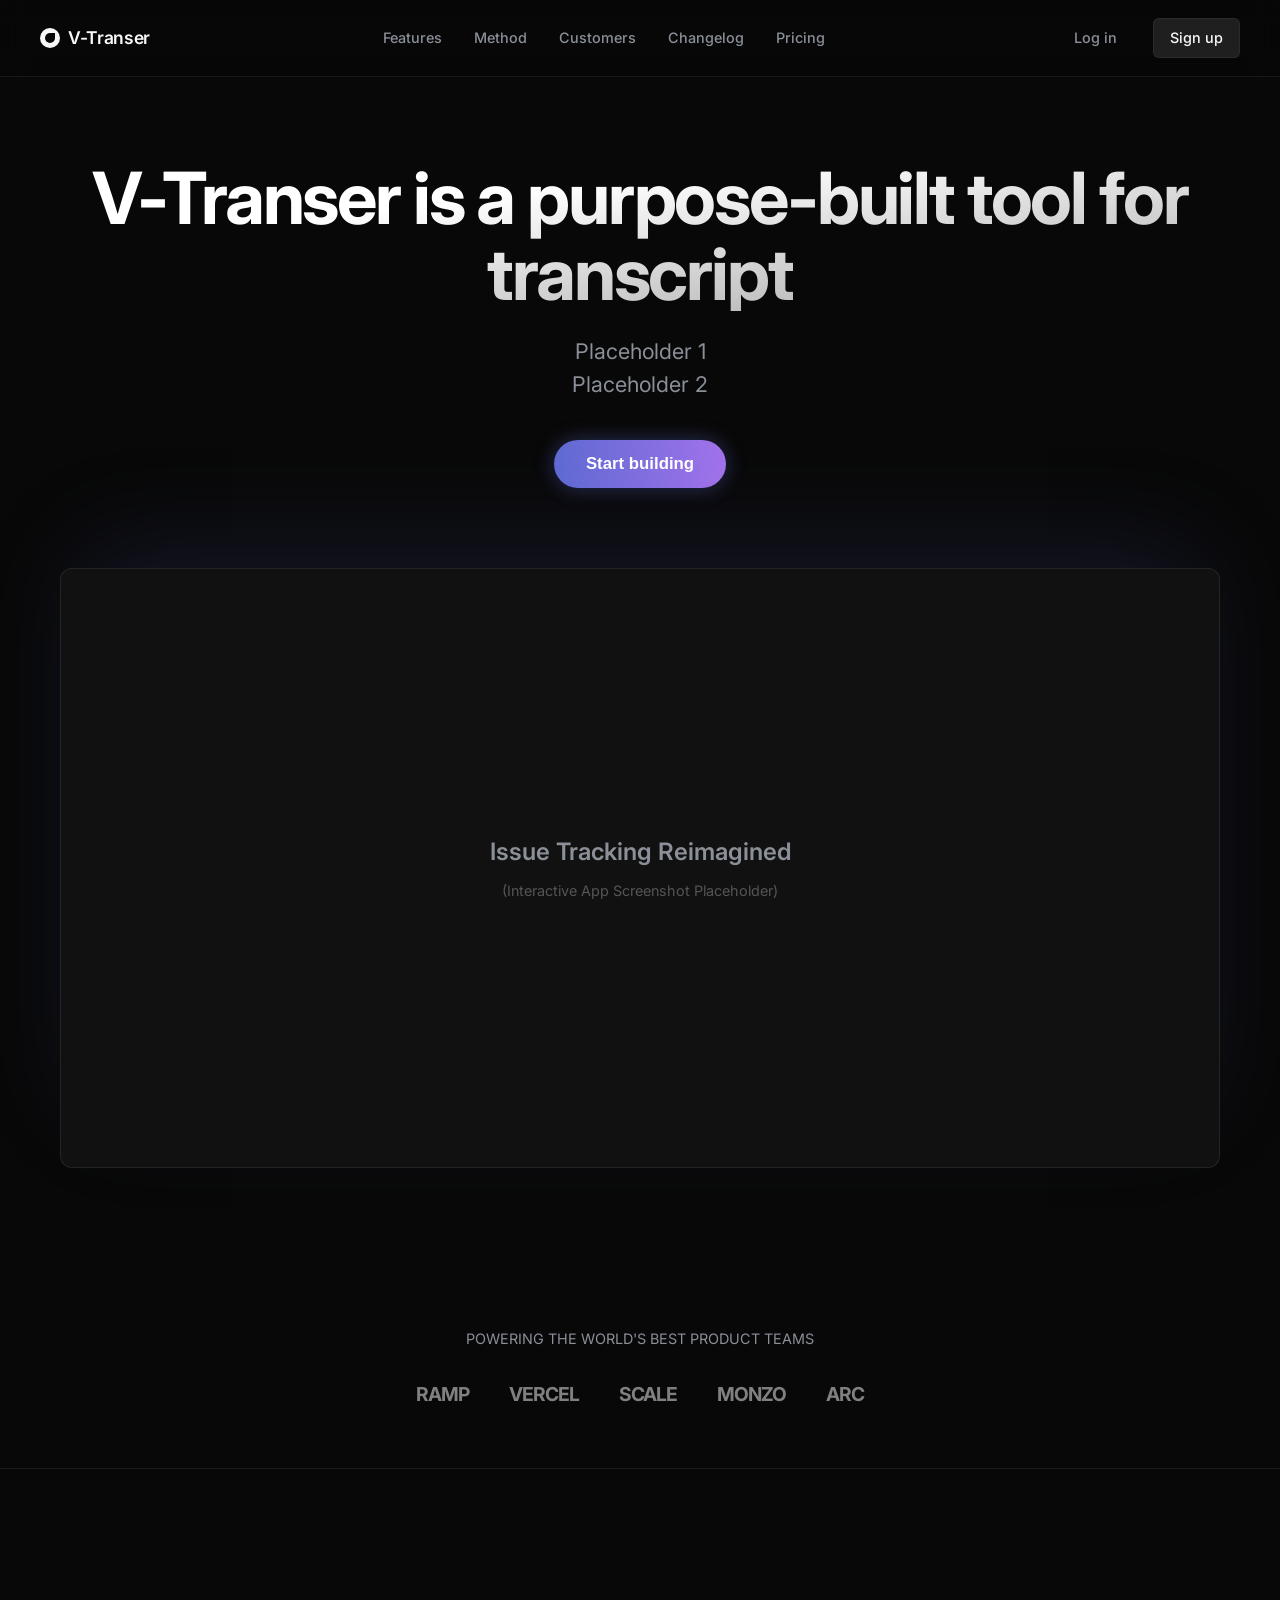
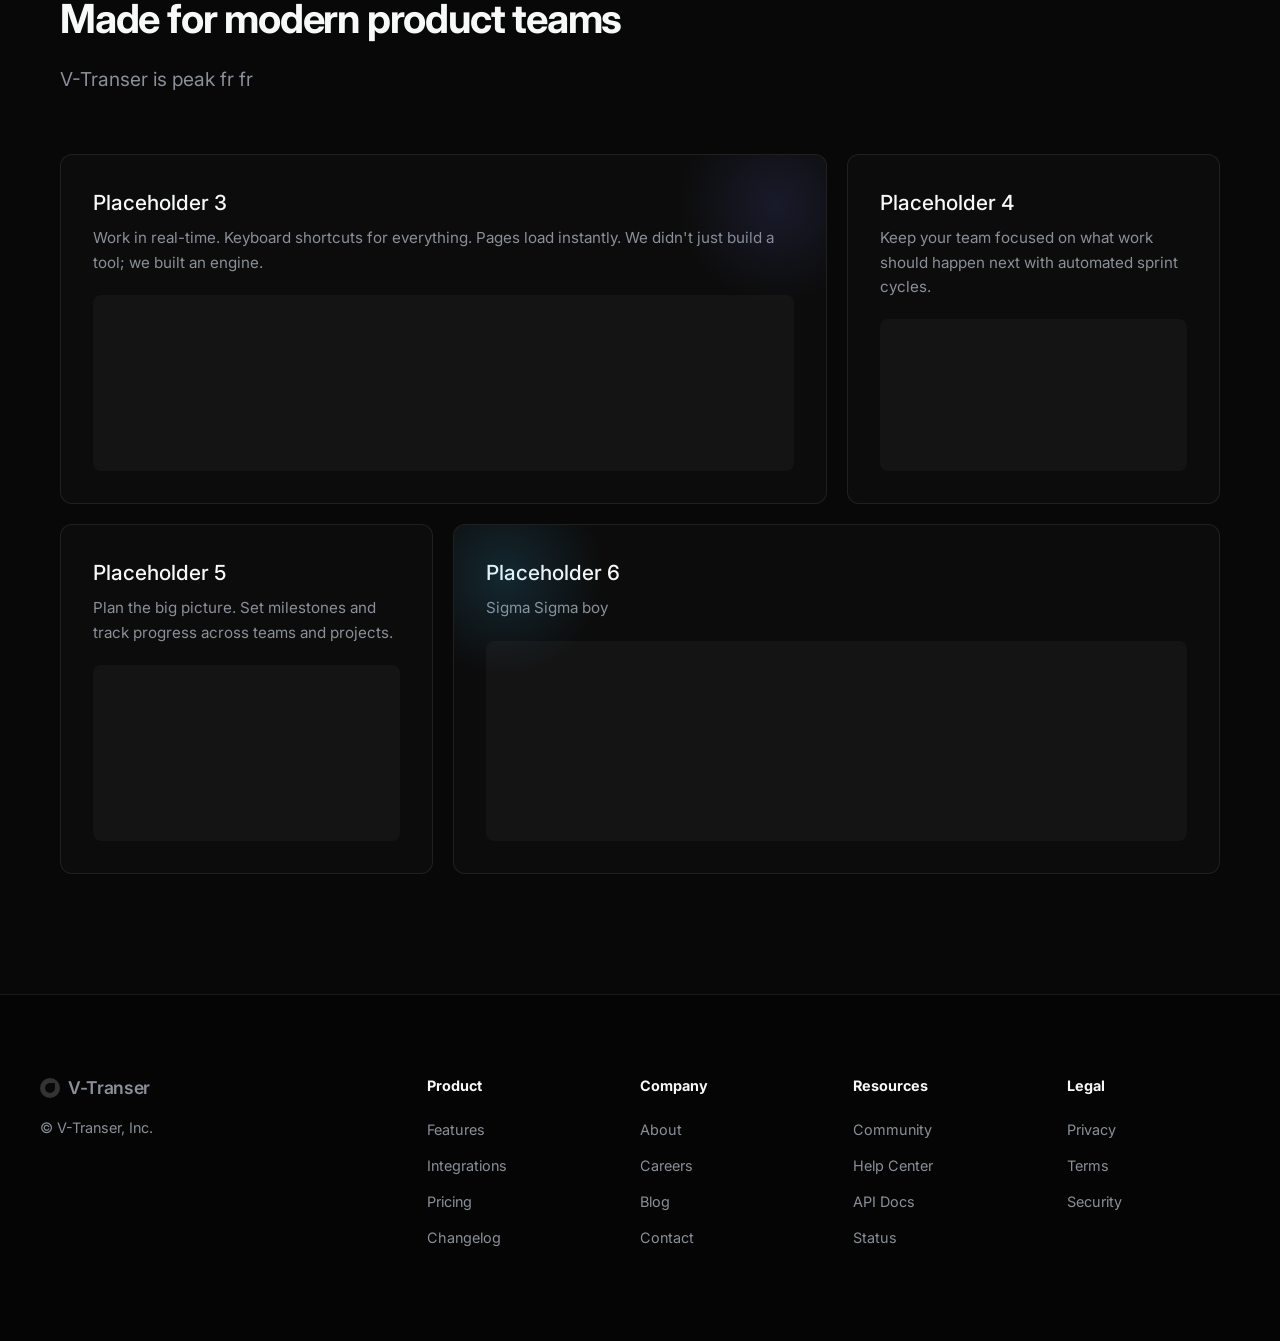
<file: landing_page.html>
<!DOCTYPE html>
<html lang="en">
<head>
    <meta charset="UTF-8">
    <meta name="viewport" content="width=device-width, initial-scale=1.0">
    <title>V-Transer</title>
    <link rel="preconnect" href="https://fonts.googleapis.com">
    <link rel="preconnect" href="https://fonts.gstatic.com" crossorigin>
    <link href="https://fonts.googleapis.com/css2?family=Inter:wght@300;400;500;600;700&display=swap" rel="stylesheet">
    <style>
        :root {
            --bg-color: #080808;
            --text-main: #f7f8f8;
            --text-muted: #8a8f98;
            --accent-purple: #5e6ad2;
            --accent-blue: #40c4ff;
            --border-color: rgba(255, 255, 255, 0.08);
            --card-bg: rgba(255, 255, 255, 0.02);
            --hover-bg: rgba(255, 255, 255, 0.05);
            --font-stack: 'Inter', -apple-system, BlinkMacSystemFont, "Segoe UI", Roboto, sans-serif;
        }

        * {
            margin: 0;
            padding: 0;
            box-sizing: border-box;
        }

        body {
            background-color: var(--bg-color);
            color: var(--text-main);
            font-family: var(--font-stack);
            -webkit-font-smoothing: antialiased;
            line-height: 1.5;
            overflow-x: hidden;
        }

        a {
            text-decoration: none;
            color: inherit;
            transition: color 0.2s ease;
        }

        ul {
            list-style: none;
        }

        /* --- Navbar --- */
        .navbar {
            position: fixed;
            top: 0;
            left: 0;
            width: 100%;
            padding: 18px 40px;
            display: flex;
            justify-content: space-between;
            align-items: center;
            z-index: 1000;
            background: rgba(8, 8, 8, 0.6);
            backdrop-filter: blur(12px);
            border-bottom: 1px solid var(--border-color);
        }

        .logo {
            font-weight: 600;
            font-size: 1.1rem;
            letter-spacing: -0.02em;
            display: flex;
            align-items: center;
            gap: 8px;
        }

        .logo-icon {
            width: 20px;
            height: 20px;
            background: var(--text-main);
            border-radius: 50%; /* Simplified logo */
            position: relative;
        }
        
        .logo-icon::after {
            content: '';
            position: absolute;
            top: 50%;
            left: 50%;
            transform: translate(-50%, -50%);
            width: 10px;
            height: 10px;
            background: var(--bg-color);
            border-radius: 50% 0 50% 50%; 
        }

        .nav-links {
            display: flex;
            gap: 32px;
        }

        .nav-links a {
            font-size: 0.9rem;
            color: var(--text-muted);
            font-weight: 500;
        }

        .nav-links a:hover {
            color: var(--text-main);
        }

        .nav-actions {
            display: flex;
            gap: 20px;
            align-items: center;
        }

        .btn {
            font-size: 0.9rem;
            font-weight: 500;
            padding: 8px 16px;
            border-radius: 6px;
            transition: all 0.2s ease;
            cursor: pointer;
        }

        .btn-text {
            color: var(--text-muted);
        }
        .btn-text:hover { color: var(--text-main); }

        .btn-primary {
            background: rgba(255,255,255,0.1);
            color: var(--text-main);
            border: 1px solid rgba(255,255,255,0.05);
        }
        
        .btn-primary:hover {
            background: rgba(255,255,255,0.15);
        }

        /* --- Hero Section --- */
        .hero {
            padding: 160px 20px 100px;
            text-align: center;
            max-width: 1200px;
            margin: 0 auto;
            position: relative;
        }

        .hero h1 {
            font-size: 4.5rem;
            font-weight: 700;
            line-height: 1.05;
            letter-spacing: -0.03em;
            background: linear-gradient(to bottom right, #fff 30%, #a5a5a5 100%);
            -webkit-background-clip: text;
            -webkit-text-fill-color: transparent;
            margin-bottom: 24px;
        }

        .hero p {
            font-size: 1.35rem;
            color: var(--text-muted);
            max-width: 600px;
            margin: 0 auto 40px;
        }

        .hero-btn {
            background: linear-gradient(90deg, #5e6ad2 0%, #a272eb 100%);
            color: white;
            padding: 14px 32px;
            border-radius: 50px;
            font-weight: 600;
            font-size: 1.05rem;
            border: none;
            box-shadow: 0 0 20px rgba(94, 106, 210, 0.4);
            transition: transform 0.2s;
            display: inline-flex;
            align-items: center;
            gap: 8px;
        }

        .hero-btn:hover {
            transform: translateY(-2px);
            box-shadow: 0 0 30px rgba(94, 106, 210, 0.6);
        }

        /* --- Hero Visual --- */
        .hero-visual {
            margin-top: 80px;
            position: relative;
            border-radius: 12px;
            border: 1px solid var(--border-color);
            background: #111;
            box-shadow: 0 -40px 100px -20px rgba(94, 106, 210, 0.15);
            overflow: hidden;
            width: 100%;
            height: 600px; /* Placeholder for screenshot */
            display: flex;
            align-items: center;
            justify-content: center;
        }

        .hero-visual img {
            width: 100%;
            height: 100%;
            object-fit: cover;
            opacity: 0.8;
        }
        
        .mock-ui {
            text-align: center;
            color: var(--text-muted);
        }

        /* --- Clients/Logos --- */
        .clients {
            padding: 60px 0;
            text-align: center;
            border-bottom: 1px solid var(--border-color);
        }

        .clients p {
            font-size: 0.9rem;
            color: var(--text-muted);
            margin-bottom: 30px;
        }

        .logo-wall {
            display: flex;
            justify-content: center;
            gap: 40px;
            opacity: 0.5;
            flex-wrap: wrap;
        }
        
        .logo-item { font-weight: 700; font-size: 1.2rem; letter-spacing: -0.05em; }

        /* --- Bento Grid Features --- */
        .features {
            padding: 120px 20px;
            max-width: 1200px;
            margin: 0 auto;
        }

        .section-header {
            margin-bottom: 60px;
        }

        .section-header h2 {
            font-size: 2.5rem;
            letter-spacing: -0.03em;
            margin-bottom: 16px;
        }
        
        .section-header p {
            font-size: 1.2rem;
            color: var(--text-muted);
            max-width: 500px;
        }

        .bento-grid {
            display: grid;
            grid-template-columns: repeat(3, 1fr);
            grid-template-rows: repeat(2, 350px);
            gap: 20px;
        }

        .card {
            background: var(--card-bg);
            border: 1px solid var(--border-color);
            border-radius: 12px;
            padding: 32px;
            position: relative;
            overflow: hidden;
            transition: background 0.3s ease;
            display: flex;
            flex-direction: column;
            justify-content: space-between;
        }

        .card:hover {
            background: var(--hover-bg);
            border-color: rgba(255,255,255,0.15);
        }

        .card.wide {
            grid-column: span 2;
        }

        .card h3 {
            font-size: 1.3rem;
            margin-bottom: 8px;
            font-weight: 500;
        }

        .card p {
            color: var(--text-muted);
            font-size: 0.95rem;
            line-height: 1.6;
        }

        .card-visual {
            margin-top: 20px;
            flex-grow: 1;
            background: rgba(255,255,255,0.03);
            border-radius: 8px;
            position: relative;
        }
        
        /* Decorative glow for cards */
        .glow-spot {
            position: absolute;
            width: 200px;
            height: 200px;
            background: radial-gradient(circle, rgba(94, 106, 210, 0.15) 0%, rgba(0,0,0,0) 70%);
            top: -50px;
            right: -50px;
            pointer-events: none;
        }

        /* --- Footer --- */
        footer {
            border-top: 1px solid var(--border-color);
            padding: 80px 20px;
            background: #050505;
        }

        .footer-content {
            max-width: 1200px;
            margin: 0 auto;
            display: grid;
            grid-template-columns: 2fr 1fr 1fr 1fr 1fr;
            gap: 40px;
        }

        .footer-logo {
            color: var(--text-muted);
            font-size: 0.9rem;
        }

        .footer-col h4 {
            font-size: 0.9rem;
            color: var(--text-main);
            margin-bottom: 20px;
        }

        .footer-col ul li {
            margin-bottom: 12px;
        }

        .footer-col ul li a {
            font-size: 0.9rem;
            color: var(--text-muted);
        }

        .footer-col ul li a:hover {
            color: var(--accent-blue);
        }

        /* Mobile Responsive */
        @media (max-width: 768px) {
            .navbar { padding: 15px 20px; }
            .nav-links { display: none; }
            .hero h1 { font-size: 3rem; }
            .bento-grid { grid-template-columns: 1fr; grid-template-rows: auto; }
            .card.wide { grid-column: span 1; }
            .footer-content { grid-template-columns: 1fr 1fr; }
        }
    </style>
</head>
<body>

    <nav class="navbar">
        <div class="logo">
            <div class="logo-icon"></div>
            V-Transer
        </div>
        <div class="nav-links">
            <a href="#">Features</a>
            <a href="#">Method</a>
            <a href="#">Customers</a>
            <a href="#">Changelog</a>
            <a href="#">Pricing</a>
        </div>
        <div class="nav-actions">
            <a href="#" class="btn btn-text">Log in</a>
            <a href="#" class="btn btn-primary">Sign up</a>
        </div>
    </nav>

    <section class="hero">
        <h1>V-Transer is a purpose-built tool for transcript</h1>
        <p>Placeholder 1<br>Placeholder 2</p>
        <button class="hero-btn">Start building</button>

        <div class="hero-visual">
            <div class="mock-ui">
                <div style="font-size: 1.5rem; margin-bottom: 10px; font-weight: 600;">Issue Tracking Reimagined</div>
                <div style="font-size: 0.9rem; color: #555;">(Interactive App Screenshot Placeholder)</div>
            </div>
        </div>
    </section>

    <section class="clients">
        <p>POWERING THE WORLD'S BEST PRODUCT TEAMS</p>
        <div class="logo-wall">
            <span class="logo-item">RAMP</span>
            <span class="logo-item">VERCEL</span>
            <span class="logo-item">SCALE</span>
            <span class="logo-item">MONZO</span>
            <span class="logo-item">ARC</span>
        </div>
    </section>

    <section class="features">
        <div class="section-header">
            <h2>Made for modern product teams</h2>
            <p>V-Transer is peak fr fr</p>
        </div>

        <div class="bento-grid">
            <div class="card wide">
                <div class="glow-spot"></div>
                <div>
                    <h3>Placeholder 3</h3>
                    <p>Work in real-time. Keyboard shortcuts for everything. Pages load instantly. We didn't just build a tool; we built an engine.</p>
                </div>
                <div class="card-visual"></div>
            </div>

            <div class="card">
                <div>
                    <h3>Placeholder 4</h3>
                    <p>Keep your team focused on what work should happen next with automated sprint cycles.</p>
                </div>
                <div class="card-visual"></div>
            </div>

            <div class="card">
                <div>
                    <h3>Placeholder 5</h3>
                    <p>Plan the big picture. Set milestones and track progress across teams and projects.</p>
                </div>
                <div class="card-visual"></div>
            </div>

            <div class="card wide">
                <div class="glow-spot" style="left: -50px; right: auto; background: radial-gradient(circle, rgba(64, 196, 255, 0.15) 0%, rgba(0,0,0,0) 70%);"></div>
                <div>
                    <h3>Placeholder 6</h3>
                    <p>Sigma Sigma boy</p>
                </div>
                <div class="card-visual"></div>
            </div>
        </div>
    </section>

    <footer>
        <div class="footer-content">
            <div class="footer-col footer-logo">
                <div class="logo" style="margin-bottom: 15px;">
                    <div class="logo-icon" style="background: #333;"></div>
                    V-Transer
                </div>
                <p>&copy; V-Transer, Inc.</p>
            </div>
            <div class="footer-col">
                <h4>Product</h4>
                <ul>
                    <li><a href="#">Features</a></li>
                    <li><a href="#">Integrations</a></li>
                    <li><a href="#">Pricing</a></li>
                    <li><a href="#">Changelog</a></li>
                </ul>
            </div>
            <div class="footer-col">
                <h4>Company</h4>
                <ul>
                    <li><a href="#">About</a></li>
                    <li><a href="#">Careers</a></li>
                    <li><a href="#">Blog</a></li>
                    <li><a href="#">Contact</a></li>
                </ul>
            </div>
            <div class="footer-col">
                <h4>Resources</h4>
                <ul>
                    <li><a href="#">Community</a></li>
                    <li><a href="#">Help Center</a></li>
                    <li><a href="#">API Docs</a></li>
                    <li><a href="#">Status</a></li>
                </ul>
            </div>
            <div class="footer-col">
                <h4>Legal</h4>
                <ul>
                    <li><a href="#">Privacy</a></li>
                    <li><a href="#">Terms</a></li>
                    <li><a href="#">Security</a></li>
                </ul>
            </div>
        </div>
    </footer>

</body>
</html>
</file>
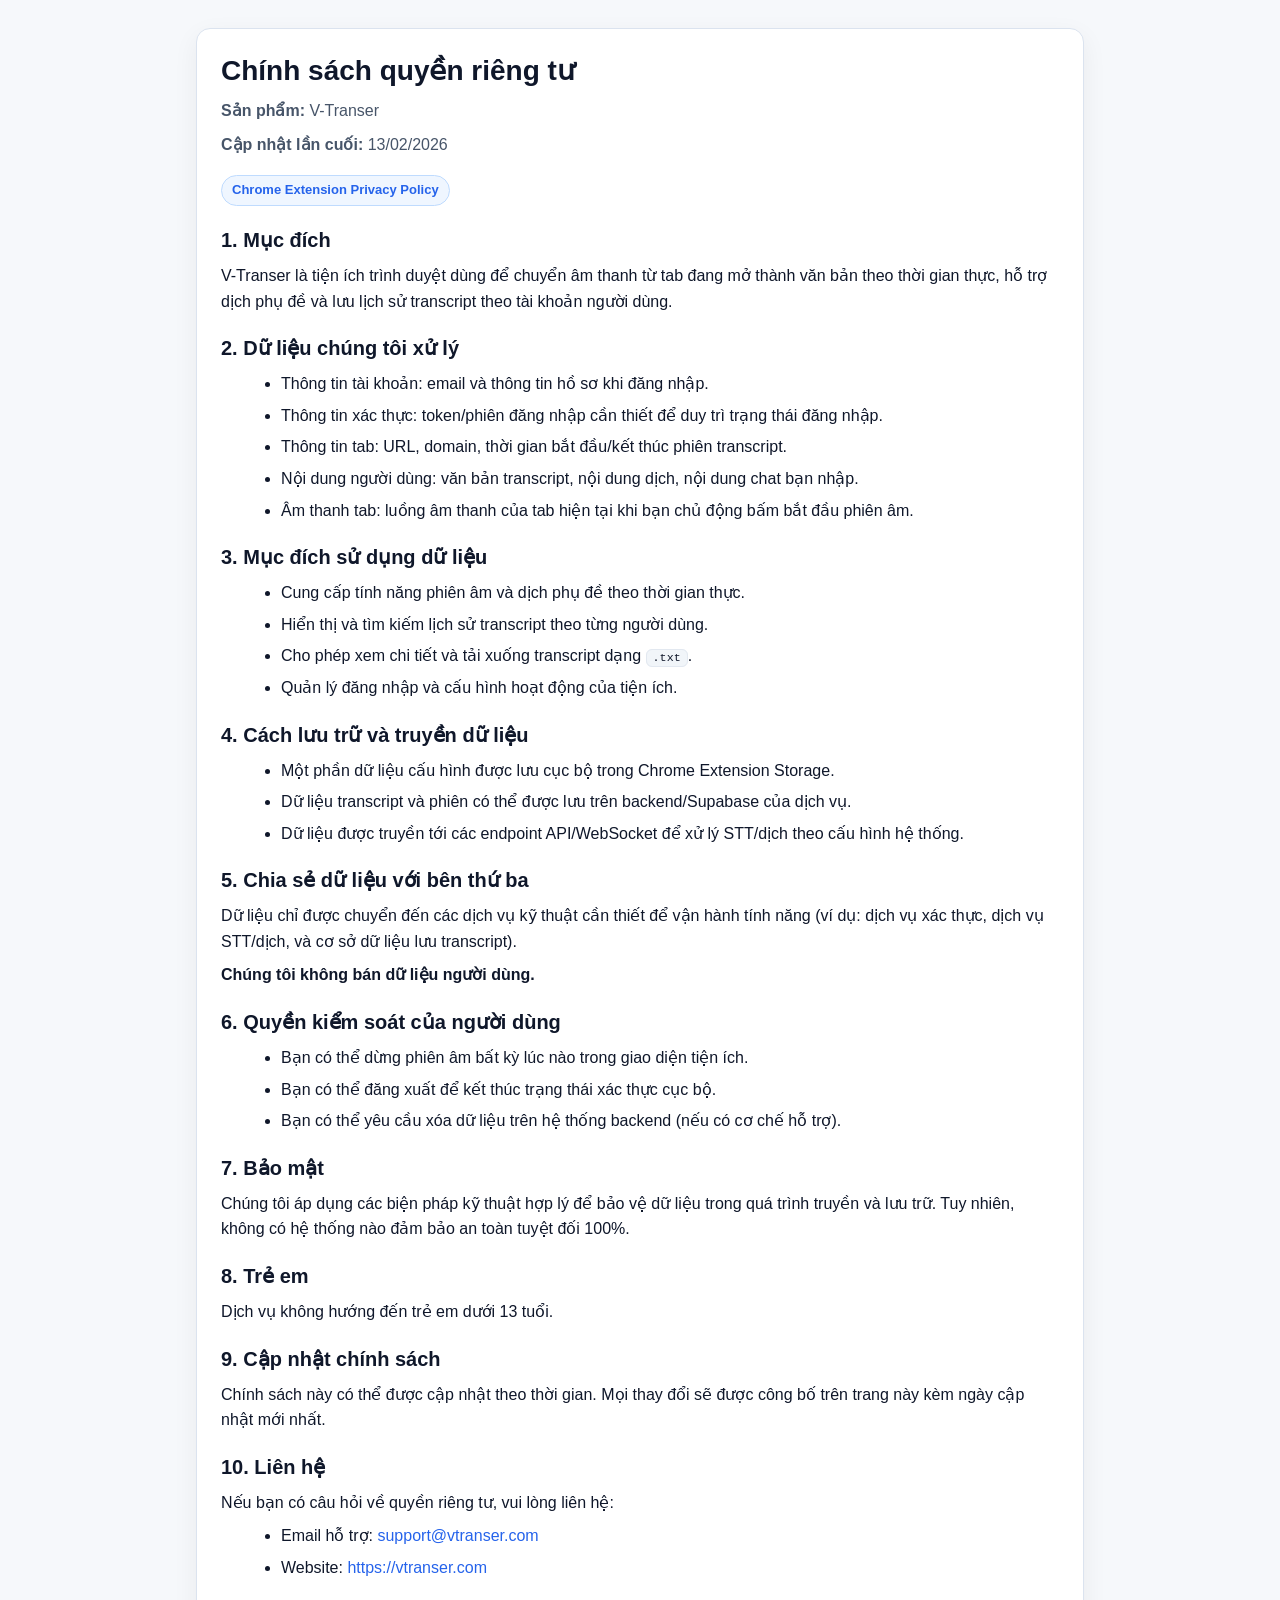
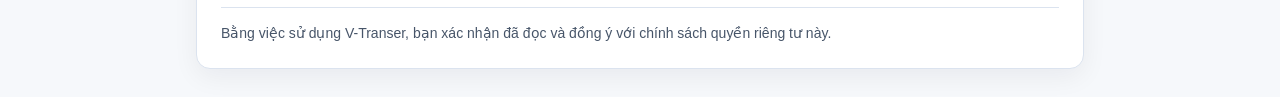
<file: privacy-policy.html>
<!doctype html>
<html lang="vi">
<head>
  <meta charset="utf-8" />
  <meta name="viewport" content="width=device-width, initial-scale=1" />
  <title>Chính sách quyền riêng tư - V-Transer</title>
  <style>
    :root {
      --bg: #f6f8fb;
      --card: #ffffff;
      --text: #0f172a;
      --muted: #475569;
      --line: #dbe3ef;
      --accent: #2563eb;
    }
    * { box-sizing: border-box; }
    body {
      margin: 0;
      font-family: "Segoe UI", Roboto, Arial, sans-serif;
      background: var(--bg);
      color: var(--text);
      line-height: 1.6;
    }
    .wrap {
      max-width: 920px;
      margin: 28px auto;
      padding: 0 16px;
    }
    .card {
      background: var(--card);
      border: 1px solid var(--line);
      border-radius: 14px;
      padding: 24px;
      box-shadow: 0 8px 26px rgba(15, 23, 42, 0.06);
    }
    h1, h2 { margin: 0 0 10px 0; line-height: 1.25; }
    h1 { font-size: 28px; }
    h2 { font-size: 20px; margin-top: 22px; }
    p { margin: 8px 0; color: var(--text); }
    ul { margin: 8px 0 0 20px; }
    li { margin: 6px 0; color: var(--text); }
    .muted { color: var(--muted); }
    .badge {
      display: inline-block;
      margin-top: 10px;
      padding: 4px 10px;
      border-radius: 999px;
      border: 1px solid #bfdbfe;
      background: #eff6ff;
      color: var(--accent);
      font-size: 13px;
      font-weight: 600;
    }
    .footer {
      margin-top: 26px;
      padding-top: 14px;
      border-top: 1px solid var(--line);
      color: var(--muted);
      font-size: 14px;
    }
    a { color: var(--accent); text-decoration: none; }
    a:hover { text-decoration: underline; }
    code {
      background: #f1f5f9;
      border: 1px solid #e2e8f0;
      border-radius: 6px;
      padding: 1px 6px;
      font-size: 90%;
    }
  </style>
</head>
<body>
  <main class="wrap">
    <article class="card">
      <h1>Chính sách quyền riêng tư</h1>
      <p class="muted"><strong>Sản phẩm:</strong> V-Transer</p>
      <p class="muted"><strong>Cập nhật lần cuối:</strong> 13/02/2026</p>
      <span class="badge">Chrome Extension Privacy Policy</span>

      <h2>1. Mục đích</h2>
      <p>
        V-Transer là tiện ích trình duyệt dùng để chuyển âm thanh từ tab đang mở thành văn bản theo thời gian thực,
        hỗ trợ dịch phụ đề và lưu lịch sử transcript theo tài khoản người dùng.
      </p>

      <h2>2. Dữ liệu chúng tôi xử lý</h2>
      <ul>
        <li>Thông tin tài khoản: email và thông tin hồ sơ khi đăng nhập.</li>
        <li>Thông tin xác thực: token/phiên đăng nhập cần thiết để duy trì trạng thái đăng nhập.</li>
        <li>Thông tin tab: URL, domain, thời gian bắt đầu/kết thúc phiên transcript.</li>
        <li>Nội dung người dùng: văn bản transcript, nội dung dịch, nội dung chat bạn nhập.</li>
        <li>Âm thanh tab: luồng âm thanh của tab hiện tại khi bạn chủ động bấm bắt đầu phiên âm.</li>
      </ul>

      <h2>3. Mục đích sử dụng dữ liệu</h2>
      <ul>
        <li>Cung cấp tính năng phiên âm và dịch phụ đề theo thời gian thực.</li>
        <li>Hiển thị và tìm kiếm lịch sử transcript theo từng người dùng.</li>
        <li>Cho phép xem chi tiết và tải xuống transcript dạng <code>.txt</code>.</li>
        <li>Quản lý đăng nhập và cấu hình hoạt động của tiện ích.</li>
      </ul>

      <h2>4. Cách lưu trữ và truyền dữ liệu</h2>
      <ul>
        <li>Một phần dữ liệu cấu hình được lưu cục bộ trong Chrome Extension Storage.</li>
        <li>Dữ liệu transcript và phiên có thể được lưu trên backend/Supabase của dịch vụ.</li>
        <li>Dữ liệu được truyền tới các endpoint API/WebSocket để xử lý STT/dịch theo cấu hình hệ thống.</li>
      </ul>

      <h2>5. Chia sẻ dữ liệu với bên thứ ba</h2>
      <p>
        Dữ liệu chỉ được chuyển đến các dịch vụ kỹ thuật cần thiết để vận hành tính năng
        (ví dụ: dịch vụ xác thực, dịch vụ STT/dịch, và cơ sở dữ liệu lưu transcript).
      </p>
      <p><strong>Chúng tôi không bán dữ liệu người dùng.</strong></p>

      <h2>6. Quyền kiểm soát của người dùng</h2>
      <ul>
        <li>Bạn có thể dừng phiên âm bất kỳ lúc nào trong giao diện tiện ích.</li>
        <li>Bạn có thể đăng xuất để kết thúc trạng thái xác thực cục bộ.</li>
        <li>Bạn có thể yêu cầu xóa dữ liệu trên hệ thống backend (nếu có cơ chế hỗ trợ).</li>
      </ul>

      <h2>7. Bảo mật</h2>
      <p>
        Chúng tôi áp dụng các biện pháp kỹ thuật hợp lý để bảo vệ dữ liệu trong quá trình truyền và lưu trữ.
        Tuy nhiên, không có hệ thống nào đảm bảo an toàn tuyệt đối 100%.
      </p>

      <h2>8. Trẻ em</h2>
      <p>
        Dịch vụ không hướng đến trẻ em dưới 13 tuổi.
      </p>

      <h2>9. Cập nhật chính sách</h2>
      <p>
        Chính sách này có thể được cập nhật theo thời gian. Mọi thay đổi sẽ được công bố trên trang này kèm ngày cập nhật mới nhất.
      </p>

      <h2>10. Liên hệ</h2>
      <p>
        Nếu bạn có câu hỏi về quyền riêng tư, vui lòng liên hệ:
      </p>
      <ul>
        <li>Email hỗ trợ: <a href="mailto:support@vtranser.com">support@vtranser.com</a></li>
        <li>Website: <a href="https://vtranser.com" target="_blank" rel="noopener">https://vtranser.com</a></li>
      </ul>

      <div class="footer">
        Bằng việc sử dụng V-Transer, bạn xác nhận đã đọc và đồng ý với chính sách quyền riêng tư này.
      </div>
    </article>
  </main>
</body>
</html>
</file>
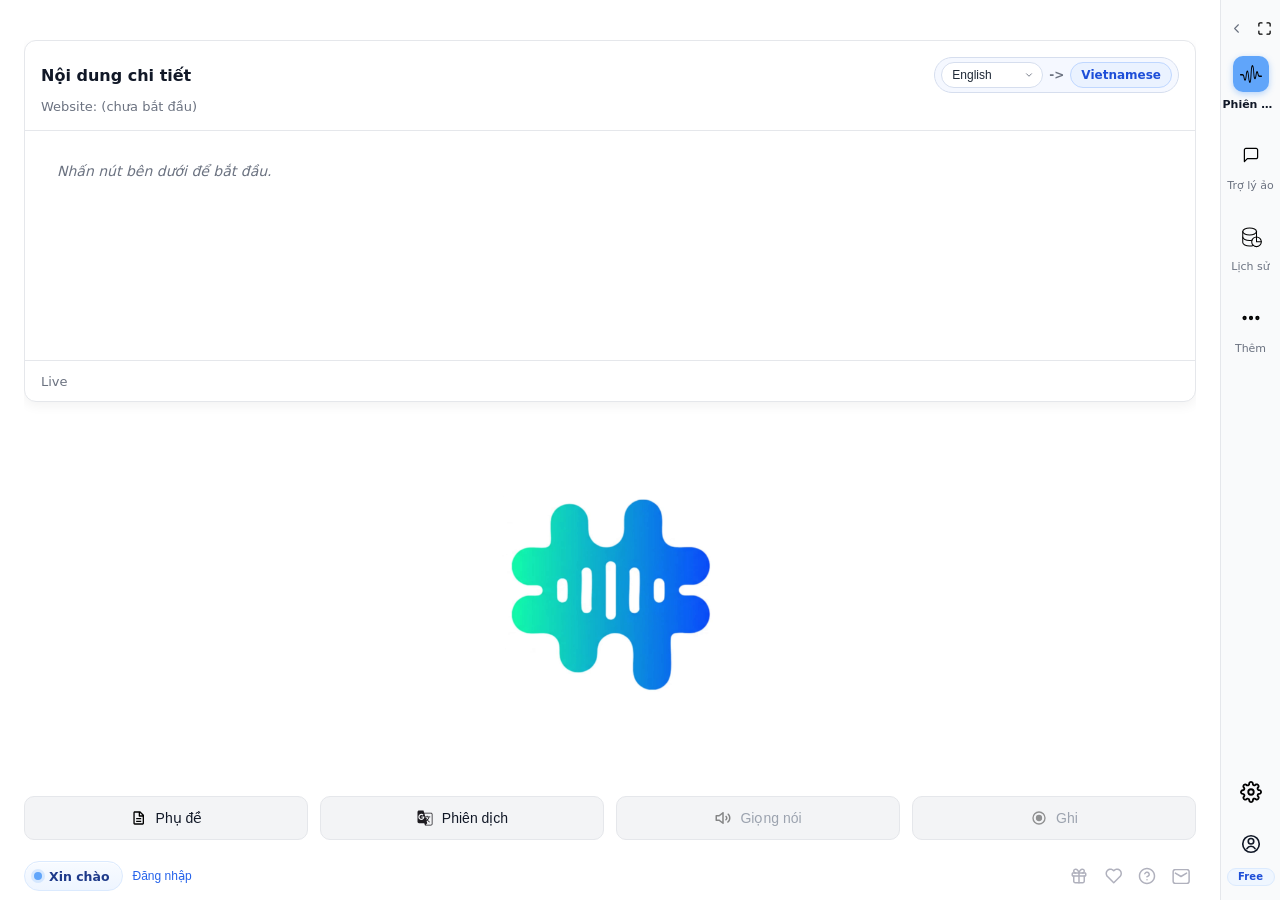
<file: my-tab-audio-ext/sidepanel.html>
<!DOCTYPE html>
<html lang="vi">
<head>
  <meta charset="UTF-8" />
  <meta name="viewport" content="width=device-width, initial-scale=1.0" />
  <title>V-Transer Panel</title>
  <link rel="stylesheet" href="sidepanel.css" />
</head>
<body>
  <div id="panel">

    <!-- ✅ LEFT: main column (center screen + bottom bar fixed) -->
    <div class="main-col">
      <!-- center screens -->
      <div class="view-container">
        <div class="content-flipper">

          <!-- CHAT VIEW -->
          <div id="chat-content" class="content-view hidden">
            <div class="chat-topbar">
              <button
                id="chatConversationsToggle"
                class="chat-conv-toggle-btn"
                type="button"
                title="Lịch sử trò chuyện"
                aria-label="Lịch sử trò chuyện"
                aria-expanded="false"
                aria-controls="chatConversationsPanel"
              >
                <span class="chat-conv-toggle-icon" aria-hidden="true">☰</span>
              </button>
            </div>

            <div id="chatConversationsPanel" class="chat-conv-panel hidden" aria-hidden="true">
              <div class="chat-conv-panel-head">
                <h3 class="chat-conv-panel-title">Lịch sử trò chuyện</h3>
                <button id="chatConversationsNewBtn" class="chat-conv-new-btn" type="button">
                  Cuộc trò chuyện mới
                </button>
              </div>
              <div id="chatConversationsEmpty" class="chat-conv-empty hidden">Chưa có cuộc trò chuyện.</div>
              <div id="chatConversationsList" class="chat-conv-list" role="list"></div>
            </div>
            <div class="chat-history-area"></div>

            <div class="chat-input-area">
              <div id="chatRagSelectionBar" class="chat-rag-selection-bar hidden"></div>

              <div class="textarea-wrapper">
                <textarea placeholder="Hãy viết gì đó"></textarea>
                <div class="chat-input-controls-row">
                  <div class="chat-input-tools-row">
                    <button
                      id="chatChipRag"
                      class="chip-button"
                      type="button"
                      title="Truy xuất thông tin"
                      aria-label="Truy xuất thông tin"
                      data-rag-picker-trigger="1"
                    >
                      <img src="icons/database.svg" alt="" class="input-btn-icon" />
                    </button>
                    <button
                      id="chatChipRealtime"
                      class="chip-button"
                      type="button"
                      title="Realtime transcript"
                      aria-label="Realtime transcript"
                    >
                      <img src="icons/realtime.svg" alt="" class="input-btn-icon" />
                    </button>
                    <button
                      id="chatChipR1"
                      class="chip-button"
                      type="button"
                      title="Suy luận (R1)"
                      aria-label="Suy luận (R1)"
                    >
                      <img src="icons/brain.svg" alt="" class="input-btn-icon" />
                    </button>
                  </div>
                  <button id="icon-btn-send" class="icon-btn-simple" title="send" type="button"></button>
                </div>
              </div>
            </div>
          </div>

          <!-- TRANSCRIPT VIEW -->
          <div id="transcript-content" class="content-view">
            <div class="transcript-box">
              <div class="transcript-header">
                <div class="transcript-header-top">
                  <h3>Nội dung chi tiết</h3>
                  <div class="transcript-lang-route" aria-label="Tuy chon ngon ngu STT">
                    <select id="sttSourceLang" class="transcript-lang-select" aria-label="Ngon ngu nguon">
                      <option value="en" selected>English</option>
                      <option value="af" disabled>Afrikaans</option>
                      <option value="ar" disabled>Arabic</option>
                      <option value="bn" disabled>Bengali</option>
                      <option value="bg" disabled>Bulgarian</option>
                      <option value="ca" disabled>Catalan</option>
                      <option value="zh" disabled>Chinese</option>
                      <option value="hr" disabled>Croatian</option>
                      <option value="cs" disabled>Czech</option>
                      <option value="da" disabled>Danish</option>
                      <option value="nl" disabled>Dutch</option>
                      <option value="fi" disabled>Finnish</option>
                      <option value="fr" disabled>French</option>
                      <option value="de" disabled>German</option>
                      <option value="el" disabled>Greek</option>
                      <option value="he" disabled>Hebrew</option>
                      <option value="hi" disabled>Hindi</option>
                      <option value="hu" disabled>Hungarian</option>
                      <option value="id" disabled>Indonesian</option>
                      <option value="it" disabled>Italian</option>
                      <option value="ja" disabled>Japanese</option>
                      <option value="ko" disabled>Korean</option>
                      <option value="ms" disabled>Malay</option>
                      <option value="no" disabled>Norwegian</option>
                      <option value="fa" disabled>Persian</option>
                      <option value="pl" disabled>Polish</option>
                      <option value="pt" disabled>Portuguese</option>
                      <option value="ro" disabled>Romanian</option>
                      <option value="ru" disabled>Russian</option>
                      <option value="es" disabled>Spanish</option>
                      <option value="sv" disabled>Swedish</option>
                      <option value="th" disabled>Thai</option>
                      <option value="tr" disabled>Turkish</option>
                      <option value="uk" disabled>Ukrainian</option>
                      <option value="ur" disabled>Urdu</option>
                      <option value="vi" disabled>Vietnamese</option>
                    </select>
                    <span class="transcript-lang-arrow" aria-hidden="true">-&gt;</span>
                    <span class="transcript-lang-target">Vietnamese</span>
                  </div>
                </div>
                <p class="transcript-url">Website: (chưa bắt đầu)</p>
              </div>

              <div class="transcript-body">
                <div class="placeholder-text transcript-placeholder">
                  Nhấn nút bên dưới để bắt đầu.
                </div>
              </div>

              <div class="transcript-live-footer">
                <span>Live</span>
              </div>
            </div>

            <div class="transcript-controls-row">
              <button class="transcript-btn1 start" type="button" aria-label="Start/Stop"></button>
            </div>

            <div class="transcript-actions-row">
              <button id="btn-subtitle" class="transcript-btn" type="button">
                <img src="icons/phude.svg" alt="" class="action-btn-icon" />Phụ đề
              </button>
              <button id="btn-subtitle-trans" class="transcript-btn" type="button">
                <img src="icons/dichphude.svg" alt="" class="action-btn-icon" />Phiên dịch
              </button>
              <button id="btn-voice" class="transcript-btn" type="button" disabled aria-disabled="true">
                <img src="icons/giongnoi.svg" alt="" class="action-btn-icon" />Giọng nói
              </button>
              <button id="btn-record" class="transcript-btn" type="button" disabled aria-disabled="true">
                <img src="icons/record.svg" alt="" class="action-btn-icon" />Ghi
              </button>
            </div>
          </div>

          <!-- ✅ HISTORY VIEW (NEW) -->
          <div id="history-content" class="content-view hidden">
            <div class="history-box">
              <div class="history-header">
                <h3>Lịch sử</h3>
                <p class="history-sub">
                <p id="historyUserIdNote" class="history-user-note"></p>
                <div class="history-search-row">
                  <input
                    id="historySearchInput"
                    class="history-search-input"
                    type="search"
                    placeholder="Tìm theo website hoặc nội dung..."
                    autocomplete="off"
                  />
                  <button id="historyRefreshBtn" class="history-refresh-btn" type="button">Làm mới</button>
                </div>
              </div>

              <div class="history-body">
                <div id="historyLoading" class="history-loading hidden">Đang tải lịch sử...</div>
                <div id="historyEmpty" class="history-empty hidden">Chưa có dữ liệu lịch sử.</div>
                <div id="historyList" class="history-list" role="list"></div>
              </div>
            </div>
          </div>

        </div>
      </div>

      <!-- ✅ BOTTOM BAR: fixed for ALL features -->
      <div class="bottom-bar">
        <div class="bottom-left">
          <span id="bottomGreeting" class="bottom-greeting">Xin chào</span>
          <button class="login-btn" id="loginLink" type="button">Đăng nhập</button>
        </div>

        <div class="icon-group">
          <button id="icon-btn-gift" class="icon-btn-simple" title="gift" type="button"></button>
          <button id="icon-btn-heart" class="icon-btn-simple" title="heart" type="button"></button>
          <button id="icon-btn-help" class="icon-btn-simple" title="help" type="button"></button>
          <button id="icon-btn-mail" class="icon-btn-simple" title="mail" type="button"></button>
        </div>
      </div>
    </div>

    <!-- ✅ RIGHT: toolbar fixed -->
    <div class="toolbar">
      <div class="toolbar-mini-row">
        <button id="btn-collapse" class="icon-btn mini" title="Thu gọn" type="button"></button>
        <button id="btn-fullscreen" class="icon-btn mini" title="Toàn màn hình" type="button"></button>
      </div>

      <div class="toolbar-item nav-item">
        <button id="btn-transcript" class="icon-btn nav-btn active" data-view="transcript" title="Transcript" type="button"></button>
        <span class="icon-label">Phiên dịch</span>
      </div>

      <div class="toolbar-item nav-item">
        <button id="btn-chat" class="icon-btn nav-btn" data-view="chat" title="Chat" type="button"></button>
        <span class="icon-label">Trợ lý ảo</span>
      </div>

      <div class="toolbar-item nav-item">
        <button id="btn-history" class="icon-btn nav-btn" data-view="history" title="History" type="button"></button>
        <span class="icon-label">Lịch sử</span>
      </div>

      <div class="toolbar-item nav-item">
        <button id="btn-more" class="icon-btn" title="More" type="button"></button>
        <span class="icon-label">Thêm</span>
      </div>

      <div class="toolbar-spacer" aria-hidden="true"></div>

      <div class="toolbar-item toolbar-footer">
        <button id="btn-setting" class="icon-btn" title="Setting" type="button"></button>
      </div>

      <div class="toolbar-item toolbar-footer">
        <button id="btnAccount" class="icon-btn" title="Account" type="button" data-vt-account></button>
        <div id="toolbarAccountPlan" class="toolbar-account-plan">Free</div>
      </div>
    </div>
  </div>

  <!-- HISTORY DETAIL MODAL -->
  <div id="historyDetailModal" class="history-modal hidden" aria-hidden="true">
    <div class="history-modal-backdrop" data-history-close="1"></div>
    <div class="history-modal-card" role="dialog" aria-modal="true" aria-label="Chi tiết transcript">
      <button id="historyDetailClose" class="history-modal-close" type="button" aria-label="Đóng">×</button>
      <div class="history-modal-head">
        <h3 id="historyDetailTitle" class="history-modal-title">Chi tiết</h3>
        <p id="historyDetailMeta" class="history-modal-meta"></p>
      </div>
      <pre id="historyDetailContent" class="history-modal-content">Đang tải nội dung...</pre>
      <div class="history-modal-actions">
        <button id="historyDownloadBtn" class="history-download-btn" type="button" disabled>Tải xuống file</button>
      </div>
    </div>
  </div>

  <!-- HISTORY DELETE CONFIRM MODAL -->
  <div id="historyDeleteModal" class="history-modal hidden" aria-hidden="true">
    <div class="history-modal-backdrop" data-history-delete-close="1"></div>
    <div class="history-modal-card history-confirm-card" role="dialog" aria-modal="true" aria-label="Xác nhận xóa">
      <button id="historyDeleteClose" class="history-modal-close" type="button" aria-label="Đóng">×</button>
      <div class="history-modal-head">
        <h3 class="history-modal-title">Xác nhận xóa</h3>
        <p id="historyDeleteMeta" class="history-modal-meta"></p>
      </div>
      <div id="historyDeleteText" class="history-confirm-text">
        Bạn có chắc chắn muốn xóa bản ghi này không? Hành động này không thể hoàn tác.
      </div>
      <div class="history-modal-actions">
        <button id="historyDeleteCancelBtn" class="history-confirm-cancel-btn" type="button">Hủy</button>
        <button id="historyDeleteConfirmBtn" class="history-confirm-delete-btn" type="button">Xóa</button>
      </div>
    </div>
  </div>

  <!-- CHAT DELETE CONFIRM MODAL -->
  <div id="chatDeleteModal" class="history-modal hidden" aria-hidden="true">
    <div class="history-modal-backdrop" data-chat-delete-close="1"></div>
    <div class="history-modal-card history-confirm-card" role="dialog" aria-modal="true" aria-label="Xác nhận xóa cuộc trò chuyện">
      <button id="chatDeleteClose" class="history-modal-close" type="button" aria-label="Đóng">×</button>
      <div class="history-modal-head">
        <h3 class="history-modal-title">Xác nhận xóa</h3>
        <p id="chatDeleteMeta" class="history-modal-meta"></p>
      </div>
      <div id="chatDeleteText" class="history-confirm-text">
        Bạn có chắc chắn muốn xóa cuộc trò chuyện này không? Hành động này không thể hoàn tác.
      </div>
      <div class="history-modal-actions">
        <button id="chatDeleteCancelBtn" class="history-confirm-cancel-btn" type="button">Hủy</button>
        <button id="chatDeleteConfirmBtn" class="history-confirm-delete-btn" type="button">Xóa</button>
      </div>
    </div>
  </div>

  <!-- SETTINGS MODAL -->
  <div id="settingsModal" class="history-modal hidden" aria-hidden="true">
    <div class="history-modal-backdrop" data-settings-close="1"></div>
    <div class="history-modal-card settings-modal-card" role="dialog" aria-modal="true" aria-label="Cài đặt cơ bản">
      <button id="settingsClose" class="history-modal-close" type="button" aria-label="Đóng">×</button>
      <div class="history-modal-head">
        <h3 class="history-modal-title">Cài đặt</h3>
      </div>

      <div class="settings-modal-body">
        <div class="settings-section">
          <h4 class="settings-section-title">Kết nối</h4>

          <label class="settings-field">
            <span class="settings-label">Phiên âm</span>
            <input
              id="settingsWsInput"
              class="settings-input"
              type="text"
              spellcheck="false"
              placeholder="ws://localhost:8765"
            />
          </label>

          <label class="settings-field">
            <span class="settings-label">Trợ lý ảo</span>
            <input
              id="settingsApiInput"
              class="settings-input"
              type="text"
              spellcheck="false"
              placeholder="http://127.0.0.1:8000"
            />
          </label>

          <label class="settings-field">
            <span class="settings-label">Phiên dịch</span>
            <input
              id="settingsTransInput"
              class="settings-input"
              type="text"
              spellcheck="false"
              placeholder="ws://localhost:8766"
            />
          </label>
        </div>

        <div class="settings-section">
          <h4 class="settings-section-title">Mặc định</h4>
          <div class="settings-check-grid">
            <label class="settings-check-item">
              <input id="settingsModeEn" type="checkbox" />
              <span>Phụ đề</span>
            </label>
            <label class="settings-check-item">
              <input id="settingsModeVi" type="checkbox" />
              <span>Phiên dịch</span>
            </label>
            <label class="settings-check-item is-disabled">
              <input id="settingsModeVoice" type="checkbox" disabled />
              <span>Giọng nói</span>
            </label>
            <label class="settings-check-item is-disabled">
              <input id="settingsModeRecord" type="checkbox" disabled />
              <span>Ghi</span>
            </label>
          </div>
        </div>

        <div class="settings-section">
          <h4 class="settings-section-title">Khác</h4>
          <label class="settings-check-item settings-check-single">
            <input id="settingsDebugChat" type="checkbox" />
            <span>Bật debug</span>
          </label>
        </div>
      </div>

      <div class="history-modal-actions settings-actions">
        <div id="settingsStatus" class="settings-status" aria-live="polite"></div>
        <button id="settingsResetBtn" class="settings-secondary-btn" type="button">Khôi phục mặc định</button>
        <button id="settingsCancelBtn" class="history-confirm-cancel-btn" type="button">Hủy</button>
        <button id="settingsSaveBtn" class="history-download-btn" type="button">Lưu cài đặt</button>
      </div>
    </div>
  </div>

  <!-- CHAT RAG PICKER (small popup) -->
  <div id="chatRagPicker" class="rag-picker hidden" aria-hidden="true">
    <div class="rag-picker-header">
      <div class="rag-picker-title-row">
        <h3 class="rag-picker-title">Nguồn thông tin</h3>
        <button id="chatRagPickerClose" class="rag-picker-close" type="button" aria-label="Đóng">×</button>
      </div>
      <div class="rag-picker-search-row">
        <input id="chatRagSearch" class="rag-picker-search" type="search" placeholder="Tìm kiếm..." autocomplete="off" />
        <button id="chatRagPinBtn" class="rag-pin-btn" type="button">Xác nhận</button>
      </div>
    </div>
    <div id="chatRagPickerLoading" class="rag-picker-loading hidden">Đang tải ...</div>
    <div id="chatRagPickerEmpty" class="rag-picker-empty hidden">Chưa có nội dung.</div>
    <div id="chatRagPickerList" class="rag-picker-list" role="list"></div>
  </div>

  <!-- CHAT RAG DETAIL MODAL (large center) -->
  <div id="chatRagDetailModal" class="history-modal hidden" aria-hidden="true">
    <div class="history-modal-backdrop" data-chat-rag-close="1"></div>
    <div class="history-modal-card" role="dialog" aria-modal="true" aria-label="Chi tiết">
      <button id="chatRagDetailClose" class="history-modal-close" type="button" aria-label="Đóng">×</button>
      <div class="history-modal-head">
        <h3 id="chatRagDetailTitle" class="history-modal-title">Chi tiết</h3>
        <p id="chatRagDetailMeta" class="history-modal-meta"></p>
      </div>
      <pre id="chatRagDetailContent" class="history-modal-content">Đang tải nội dung...</pre>
    </div>
  </div>

  <!-- Busy modal -->
  <div id="vtBusyModal" class="vt-busy hidden" role="alertdialog" aria-live="assertive">
    <div class="vt-busy-card">
      <button id="vtBusyClose" class="vt-busy-close" type="button" aria-label="Đóng">×</button>
      <div class="vt-busy-text">Hệ thống đang bận, vui lòng thử lại sau.</div>
      <img src="icons/busy.gif" alt="Đang xử lý" class="vt-busy-img" />
    </div>
  </div>

  <!-- Error modal -->
  <div id="vtErrorModal" class="vt-modal hidden" role="alertdialog" aria-live="assertive">
    <div class="vt-modal-card">
      <button id="vtErrorClose" class="vt-modal-close" type="button" aria-label="Đóng">×</button>
      <div class="vt-modal-text">Đã xảy ra lỗi.</div>
    </div>
  </div>

  <!-- AUTH OVERLAY -->
  <div id="vtAuthOverlay" class="vt-auth-overlay vt-hidden" aria-hidden="true">
    <div id="vtAuthBackdrop" class="vt-auth-backdrop"></div>
    <div class="vt-auth-sheet" role="dialog" aria-modal="true" aria-label="Đăng nhập / Đăng ký">
      <iframe id="vtAuthFrame" class="vt-auth-frame" src="" title="Xác thực V-Transer" loading="lazy"></iframe>
    </div>
  </div>

  <!-- ACCOUNT MENU -->
  <div id="vtAccountOverlay" class="vt-account-overlay vt-hidden" aria-hidden="true">
    <div id="vtAccountBackdrop" class="vt-account-backdrop"></div>

    <div class="vt-account-popover" role="dialog" aria-modal="false" aria-label="Account">
      <div class="vt-acc-top">
        <div class="vt-acc-avatar">
          <img id="vtAccAvatar" class="vt-acc-avatar-img hidden" alt="" />
          <div id="vtAccAvatarFallback" class="vt-acc-avatar-fallback">U</div>
        </div>

        <div class="vt-acc-title">
          <div class="vt-acc-name-row">
            <div id="vtAccName" class="vt-acc-name">User</div>
            <div id="vtAccPlan" class="vt-acc-pill">Free</div>
          </div>
          <div id="vtAccEmail" class="vt-acc-email">email@example.com</div>
        </div>
      </div>

      <div class="vt-acc-credits">
        <div class="vt-acc-credits-icon" aria-hidden="true"></div>
        <div class="vt-acc-credits-text">
          <div class="vt-acc-credits-title">Hoàn thành nhiệm vụ để</div>
          <div class="vt-acc-credits-sub"><b>Nhận thêm Credits</b></div>
        </div>
      </div>

      <div class="vt-acc-menu">
        <button class="vt-acc-item" data-vt-acc-action="whats_new" type="button">
          <span class="vt-acc-ico vt-acc-ico-news" aria-hidden="true"></span> <span>Tin tức</span>
        </button>
        <button class="vt-acc-item" data-vt-acc-action="rewards" type="button">
          <span class="vt-acc-ico vt-acc-ico-rewards" aria-hidden="true"></span> <span>Trung tâm phần thưởng</span>
        </button>
        <button class="vt-acc-item" data-vt-acc-action="my_account" type="button">
          <span class="vt-acc-ico vt-acc-ico-account" aria-hidden="true"></span> <span>Tài khoản</span>
        </button>
        <button class="vt-acc-item" data-vt-acc-action="my_website" type="button">
          <span class="vt-acc-ico vt-acc-ico-site" aria-hidden="true"></span> <span>Trang</span>
        </button>
        <button class="vt-acc-item" data-vt-acc-action="help" type="button">
          <span class="vt-acc-ico vt-acc-ico-help" aria-hidden="true"></span> <span>Trung tâm hỗ trợ</span>
        </button>
        <button class="vt-acc-item" data-vt-acc-action="feedback" type="button">
          <span class="vt-acc-ico vt-acc-ico-feedback" aria-hidden="true"></span> <span>Đánh giá</span>
        </button>

        <div class="vt-acc-sep"></div>

        <button id="vtAccLogout" class="vt-acc-item vt-acc-logout" type="button">
          <span class="vt-acc-ico vt-acc-ico-logout" aria-hidden="true"></span> <span>Đăng xuất</span>
        </button>
      </div>

      <div id="vtAccToast" class="vt-acc-toast hidden"></div>
    </div>
  </div>

  <!-- MY ACCOUNT (EDIT PROFILE) OVERLAY -->
  <div id="vtProfileOverlay" class="vt-profile-overlay vt-hidden" aria-hidden="true">
    <div id="vtProfileBackdrop" class="vt-profile-backdrop"></div>

    <div class="vt-profile-sheet" role="dialog" aria-modal="true" aria-label="Tài khoản của tôi">
      <div class="vt-profile-header">
        <div class="vt-profile-title">Tài khoản của tôi</div>
        <button id="vtProfileClose" class="vt-profile-close" type="button" aria-label="Đóng">×</button>
      </div>

      <div class="vt-profile-body">
        <div class="vt-profile-avatar-row">
          <div class="vt-profile-avatar">
            <img id="vtProfileAvatar" class="vt-profile-avatar-img hidden" alt="" />
            <div id="vtProfileAvatarFallback" class="vt-profile-avatar-fallback">U</div>
          </div>

          <div class="vt-profile-avatar-actions">
            <label class="vt-profile-file-btn">
              Chọn ảnh
              <input id="vtProfileFile" type="file" accept="image/*" class="hidden" />
            </label>

            <button id="vtProfileRemoveAvatar" class="vt-profile-ghost-btn" type="button">
              Xóa ảnh
            </button>
          </div>
        </div>

        <label class="vt-profile-lbl">Ảnh đại diện</label>
        <input id="vtProfileAvatarUrl" class="vt-profile-inp" type="text" placeholder="https://... hoặc data:image/..." />

        <label class="vt-profile-lbl">Email</label>
        <input id="vtProfileEmail" class="vt-profile-inp" type="text" disabled />

        <label class="vt-profile-lbl">Số điện thoại</label>
        <input id="vtProfilePhone" class="vt-profile-inp" type="text" placeholder="Nhập số điện thoại (tuỳ chọn)" />

        <label class="vt-profile-lbl">Họ và tên</label>
        <input id="vtProfileFullName" class="vt-profile-inp" type="text" placeholder="Nhập tên hiển thị" />

        <div class="vt-profile-actions">
          <button id="vtProfileCancel" class="vt-profile-ghost-btn" type="button">Hủy</button>
          <button id="vtProfileSave" class="vt-profile-primary-btn" type="button" disabled>Lưu</button>
        </div>

        <div id="vtProfileToast" class="vt-profile-toast hidden"></div>
      </div>
    </div>
  </div>

  <script src="auth/config.js"></script>
  <script src="auth/auth_host.js"></script>
  <script src="sidepanel_history.js"></script>
  <script src="sidepanel.js"></script>
</body>
</html>
</file>
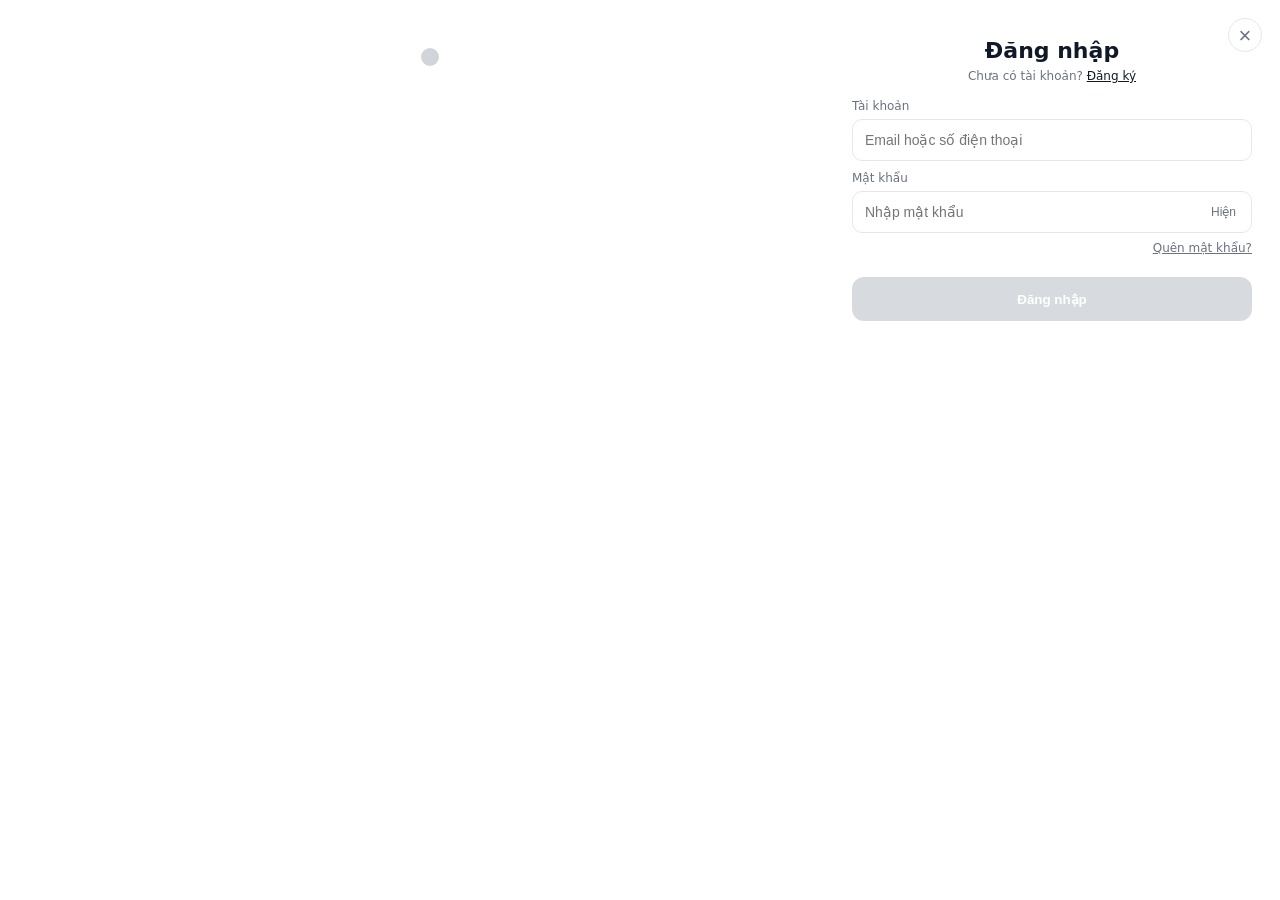
<file: my-tab-audio-ext/auth/auth.html>
<!doctype html>
<html lang="vi">
<head>
  <meta charset="utf-8" />
  <meta name="viewport" content="width=device-width, initial-scale=1" />
  <title>Xác thực</title>
  <link rel="stylesheet" href="auth.css" />
</head>
<body>
  <div class="page">
    <button class="close" id="btnClose" aria-label="Đóng">×</button>

    <div class="dot" aria-hidden="true"></div>

    <main class="card" id="screenLogin">
      <h1>Đăng nhập</h1>
      <p class="sub">
        Chưa có tài khoản?
        <a href="#signup" id="toSignup">Đăng ký</a>
      </p>

      <label class="lbl" for="loginAccount">Tài khoản</label>
      <input
        class="inp"
        id="loginAccount"
        type="text"
        autocomplete="username"
        placeholder="Email hoặc số điện thoại"
      />

      <label class="lbl" for="loginPass">Mật khẩu</label>
      <div class="pw">
        <input class="inp" id="loginPass" type="password" autocomplete="current-password" placeholder="Nhập mật khẩu" />
        <button class="link" id="togglePw" type="button">Hiện</button>
      </div>

      <a class="forgot" href="#" id="forgotPw">Quên mật khẩu?</a>

      <button class="primary" id="btnEmailLogin" type="button" disabled>
        Đăng nhập
      </button>
    </main>

    <main class="card hidden" id="screenSignup">
      <h1>Tạo tài khoản</h1>
      <p class="sub">
        Đã có tài khoản?
        <a href="#login" id="toLogin">Đăng nhập</a>
      </p>

      <p class="small">
        Bạn có thể dùng email hoặc số điện thoại để tạo tài khoản.
      </p>

      <label class="lbl" for="signupAccount">Tài khoản</label>
      <input
        class="inp"
        id="signupAccount"
        type="text"
        autocomplete="username"
        placeholder="Email hoặc số điện thoại"
      />

      <label class="lbl" for="signupPass">Tạo mật khẩu</label>
      <div class="pw">
        <input class="inp" id="signupPass" type="password" autocomplete="new-password" placeholder="Nhập mật khẩu" />
        <button class="link" id="togglePwS" type="button">Hiện</button>
      </div>

      <ul class="rules" id="pwRules">
        <li id="ruleLen">Tối thiểu 8 ký tự</li>
        <li id="ruleLower">Có chữ thường (a-z)</li>
        <li id="ruleUpper">Có chữ hoa (A-Z)</li>
        <li id="ruleNum">Có số (0-9)</li>
        <li id="ruleSpecial">Có ký tự đặc biệt (ví dụ: !@#$...)</li>
      </ul>

      <label class="lbl" for="signupPass2">Nhập lại mật khẩu</label>
      <div class="pw">
        <input class="inp" id="signupPass2" type="password" autocomplete="new-password" placeholder="Nhập lại mật khẩu" />
        <button class="link" id="togglePwS2" type="button">Hiện</button>
      </div>

      <p class="hint error hidden" id="confirmErr">Mật khẩu nhập lại chưa khớp.</p>

      <button class="primary" id="btnEmailSignup" type="button" disabled>
        Tạo tài khoản
      </button>
    </main>

    <div class="toast hidden" id="toast"></div>
  </div>

  <script src="config.js"></script>
  <script src="auth.js"></script>
</body>
</html>
</file>
<file: my-tab-audio-ext/sidepanel.css>
/* D:\ubuntu_truong\EXE\VTranser\vtranser\sidepanel.css */

:root{
  --accent:#60A5FA;
  --border:#E5E7EB;
  --bg:#FFFFFF;
  --toolbar-bg:#F9FAFB;
  --text:#111827;
  --text-muted:#6B7280;
  --bg-light-gray:#F3F4F6;
  --bg-hover:#E0F2FF;
  --bg-guide:#E0F2F1;
  --text-guide:#00796B;

  /* ✅ đồng bộ khoảng cách đáy giữa view & toolbar */
  --panel-pad: 24px;
  --panel-bottom: 14px;
  --transcript-box-h: clamp(240px, 40vh, 420px);

  font-family:"Inter", system-ui, -apple-system, BlinkMacSystemFont, "Segoe UI",
    Roboto, "Helvetica Neue", Arial, "Noto Sans", sans-serif;
}

html,body{
  margin:0;
  padding:0;
  width:100%;
  height:100vh;
  overflow:hidden;
  background:transparent;
  color:var(--text);
  font-family:inherit;
  font-size:14px;
}

/* ✅ IMPORTANT: hidden phải thắng mọi display khác */
.hidden{ display:none !important; }

/* --- MAIN LAYOUT --- */
#panel{
  display:flex;
  flex-direction:row;
  height:100vh;
  width:100%;
  background:var(--bg);
  box-shadow:0 2px 10px rgba(0,0,0,.08);
  overflow:hidden;
}

/* ✅ LEFT: main column (center screen + bottom bar fixed) */
.main-col{
  flex:1;
  min-width:290px;
  min-height:0;
  display:flex;
  flex-direction:column;
  overflow:hidden;
  background:var(--bg);
}

/* ✅ RIGHT TOOLBAR luôn nổi trên để bấm được icon */
.toolbar{
  width:60px;
  flex-shrink:0;
  background:var(--toolbar-bg);
  border-left:1px solid var(--border);
  display:flex;
  flex-direction:column;
  align-items:center;
  justify-content:flex-start;
  padding-top:16px;
  padding-bottom: var(--panel-bottom);
  gap:14px;
  box-sizing:border-box;

  position:relative;
  z-index: 20;
}

.toolbar-mini-row{
  display:flex;
  align-items:center;
  justify-content:center;
  gap:2px;
  width:100%;
}

.toolbar-item{
  width:100%;
  display:flex;
  flex-direction:column;
  align-items:center;
  gap:6px;
}

.icon-label{
  font-size:11px;
  line-height:1.2;
  color:var(--text-muted);
  text-align:center;
  white-space:nowrap;
  overflow:hidden;
  text-overflow:ellipsis;
  max-width:56px;
}

.nav-btn.active + .icon-label{
  color:var(--text);
  font-weight:600;
}

.toolbar-item.nav-item + .toolbar-item.nav-item{
  margin-top:12px;
}

.toolbar-spacer{
  flex:1;
}

.toolbar-footer{
  margin-top:2px;
}

.toolbar-account-plan{
  display:inline-flex;
  align-items:center;
  justify-content:center;
  min-width:34px;
  height:16px;
  padding:0 6px;
  border-radius:999px;
  border:1px solid #dbeafe;
  background:#eff6ff;
  color:#1d4ed8;
  font-size:10px;
  font-weight:700;
  line-height:1;
  letter-spacing:.01em;
}

.view-container{
  flex:1;
  display:flex;
  flex-direction:column;
  min-width:290px;
  min-height:0;
  overflow:hidden;
  box-sizing:border-box;
  background:var(--bg);

  /* ✅ bottom bar nằm ngoài view-container => padding-bottom = 0 */
  padding: var(--panel-pad) var(--panel-pad) 0 var(--panel-pad);

  position:relative;
  z-index: 1;
}

#panel.is-collapsed{
  width:25vw;
  min-width:240px;
  max-width:480px;
}
#panel.is-fullscreen{
  position:fixed;
  inset:0;
  width:100vw;
  height:100vh;
  z-index:9999;
  border-radius:0;
}

.content-flipper{
  flex:1;
  display:flex;
  flex-direction:column;
  margin-top:16px;
  min-height:0;
  overflow:hidden;
}

.content-view{
  width:100%;
  height:100%;
  min-height:0;
}

/* ✅ BOTTOM BAR cố định cho mọi màn */
.bottom-bar{
  flex-shrink:0;
  height:48px;
  border-top:0;
  background:var(--bg);
  padding:0 var(--panel-pad);
  display:flex;
  align-items:center;
  justify-content:space-between;
  box-sizing:border-box;
}

.bottom-left{
  display:flex;
  align-items:center;
  gap:10px;
  min-width:0;
}

.bottom-greeting{
  display:inline-flex;
  align-items:center;
  gap:7px;
  height:28px;
  padding:0 12px 0 9px;
  border-radius:999px;
  border:1px solid #dbeafe;
  background:linear-gradient(180deg,#f8fbff 0%,#eef5ff 100%);
  color:#1e3a8a;
  font-size:12.5px;
  font-weight:600;
  white-space:nowrap;
  overflow:hidden;
  text-overflow:ellipsis;
  max-width:240px;
  box-shadow:inset 0 1px 0 rgba(255,255,255,.75);
}
.bottom-greeting::before{
  content:"";
  width:8px;
  height:8px;
  border-radius:999px;
  background:#60a5fa;
  box-shadow:0 0 0 3px rgba(96,165,250,.2);
  flex-shrink:0;
}

/* --- 1. HEADER --- */
.main-header{
  flex-shrink:0;
  overflow:hidden;
  max-height:120px;
  opacity:1;
  transform:translateY(0);
  transition:
    max-height .28s cubic-bezier(.2,.84,.24,1),
    opacity .2s ease,
    transform .24s ease,
    margin .24s ease,
    padding .24s ease;
}
.main-header h1{
  font-size:36px;
  font-weight:600;
  margin:0;
}
.main-header p{
  font-size:24px;
  color:var(--text-muted);
  margin:4px 0 0 0;
}

/* --- 2. ACTION BUTTONS --- */
.action-buttons{
  display:grid;
  grid-template-columns:1fr 1fr;
  gap:12px;
  margin-top:20px;
  flex-shrink:0;
}

.action-btn{
  display:flex;
  align-items:center;
  gap:8px;
  background:var(--bg-light-gray);
  border:1px solid var(--border);
  border-radius:8px;
  padding:12px;
  font-size:14px;
  font-weight:500;
  color:var(--text);
  cursor:pointer;
  transition:background .2s;
}
.action-btn:hover{ background:#E5E7EB; }

.action-btn-icon{
  width:18px;
  height:18px;
  display:inline-block;
}

/* ===== CHAT VIEW LAYOUT (pin footer) ===== */
#chat-content{
  display:flex;
  flex-direction:column;
  min-height:0;
  margin:0 calc(-1 * var(--panel-pad)) 0 0;
  position:relative;
  --chat-conv-anchor-left:12px;
  --chat-conv-anchor-top:12px;
}

#chat-content .chat-topbar{
  position:absolute;
  left:var(--chat-conv-anchor-left);
  top:var(--chat-conv-anchor-top);
  z-index:12;
  display:flex;
  align-items:center;
  justify-content:flex-start;
  pointer-events:none;
}

.chat-conv-toggle-btn{
  width:28px;
  height:28px;
  border:1px solid #D3DBEA;
  border-radius:9px;
  background:#FFFFFF;
  color:#334155;
  cursor:pointer;
  display:flex;
  align-items:center;
  justify-content:center;
  transition:border-color .16s ease, background .16s ease, box-shadow .16s ease, color .16s ease;
  pointer-events:auto;
}

.chat-conv-toggle-btn:hover{
  background:#F8FAFF;
  border-color:#BFD0EA;
}

.chat-conv-toggle-btn.active{
  background:#EAF2FF;
  border-color:#7FA9E8;
  color:#1E40AF;
  box-shadow:0 0 0 2px rgba(59,130,246,.12);
}

.chat-conv-toggle-icon{
  font-size:14px;
  line-height:1;
  transform:translateY(-1px);
}

.chat-conv-panel{
  position:absolute;
  left:var(--chat-conv-anchor-left);
  top:calc(var(--chat-conv-anchor-top) + 34px);
  width:min(360px, calc(100% - 74px));
  max-height:calc(100% - 48px);
  border:1px solid #D7E0EF;
  border-radius:14px;
  background:#FFFFFF;
  box-shadow:0 18px 42px rgba(15,23,42,.20), 0 4px 14px rgba(30,64,175,.10);
  z-index:25;
  display:flex;
  flex-direction:column;
  overflow:hidden;
}

.chat-conv-panel-head{
  display:flex;
  align-items:center;
  justify-content:space-between;
  gap:8px;
  padding:10px 11px;
  border-bottom:1px solid #E5ECF8;
  background:linear-gradient(180deg, #F8FBFF 0%, #EFF5FF 100%);
}

.chat-conv-panel-title{
  margin:0;
  font-size:13px;
  font-weight:700;
  color:#17203A;
}

.chat-conv-new-btn{
  height:28px;
  border:1px solid #C4D2EB;
  border-radius:9px;
  background:#FFFFFF;
  color:#1E3A8A;
  font-size:11.5px;
  font-weight:600;
  padding:0 9px;
  cursor:pointer;
  white-space:nowrap;
}

.chat-conv-new-btn:hover{
  background:#F5F9FF;
}

.chat-conv-empty{
  margin:10px;
  padding:10px 11px;
  border:1px dashed #CAD7EE;
  border-radius:10px;
  color:#5D6B85;
  background:#F8FAFF;
  font-size:12px;
}

.chat-conv-list{
  overflow:auto;
  min-height:0;
  padding:8px;
  display:flex;
  flex-direction:column;
  gap:6px;
}

.chat-conv-row{
  position:relative;
  display:block;
}

.chat-conv-item{
  width:100%;
  text-align:left;
  border:1px solid #D9E2F1;
  background:#FFFFFF;
  border-radius:10px;
  padding:9px 34px 9px 10px;
  cursor:pointer;
  transition:border-color .14s ease, background .14s ease, box-shadow .14s ease;
}

.chat-conv-item:hover{
  border-color:#AFC2E7;
  background:#F9FBFF;
}

.chat-conv-item.active{
  border-color:#89AEE7;
  background:#EEF4FF;
  box-shadow:0 3px 10px rgba(37,99,235,.12);
}

.chat-conv-delete-btn{
  position:absolute;
  top:8px;
  right:8px;
  width:22px;
  height:22px;
  border:1px solid #D7A8AD;
  border-radius:8px;
  background:#FFFFFF;
  color:#8C1D24;
  cursor:pointer;
  font-size:14px;
  font-weight:700;
  line-height:1;
  display:flex;
  align-items:center;
  justify-content:center;
  transition:border-color .14s ease, background .14s ease, box-shadow .14s ease;
}

.chat-conv-delete-btn:hover{
  border-color:#C07B84;
  background:#FFF1F2;
}

.chat-conv-delete-btn:focus-visible{
  outline:none;
  box-shadow:0 0 0 2px rgba(244,63,94,.18);
}

.chat-conv-row.active .chat-conv-delete-btn{
  background:#FFF1F2;
}

.chat-conv-item-title{
  margin:0;
  font-size:12.5px;
  font-weight:600;
  color:#17203A;
  overflow:hidden;
  text-overflow:ellipsis;
  white-space:nowrap;
}

.chat-conv-item-preview{
  margin:4px 0 0 0;
  font-size:11.5px;
  color:#55627A;
  overflow:hidden;
  text-overflow:ellipsis;
  white-space:nowrap;
}

.chat-conv-item-time{
  margin-top:5px;
  font-size:10.5px;
  color:#7A879C;
}

#chat-content .main-header{
  display:none !important;
}

.chat-history-area{
  flex:1;
  min-height:0;
  margin-top:0;
  padding:12px 12px 12px 14px;
  overflow-y:auto;
  background:#F8FAFD;
  border:1px solid #DEE5F0;
  border-radius:14px;
  scrollbar-gutter:stable;
  scrollbar-width:thin;
  scrollbar-color:transparent transparent;
  -ms-overflow-style:auto;
  transition:margin-top .22s ease;
}

.chat-empty-hint{
  width:100%;
  height:100%;
  max-width:100%;
  border:0;
  border-radius:0;
  background:transparent;
  padding:0;
  margin:0;
  display:flex;
  align-items:center;
  justify-content:center;
}

.chat-empty-hint-text{
  margin:0;
  color:#8A94A6;
  font-size:clamp(22px, 2.3vw, 30px);
  line-height:1.25;
  font-weight:400;
  letter-spacing:-0.01em;
  text-align:center;
}

.chat-history-area::-webkit-scrollbar{
  width:10px;
  height:10px;
}

.chat-history-area::-webkit-scrollbar-track{
  background:transparent;
}

.chat-history-area::-webkit-scrollbar-thumb{
  background:transparent;
  border-radius:999px;
  border:2px solid transparent;
  background-clip:padding-box;
}

.chat-history-area.scrollbar-visible{
  scrollbar-color:rgba(100,116,139,.62) transparent;
}

.chat-history-area.scrollbar-visible::-webkit-scrollbar-thumb{
  background:rgba(100,116,139,.62);
  background-clip:padding-box;
}

.chat-history-area.scrollbar-visible::-webkit-scrollbar-thumb:hover{
  background:rgba(71,85,105,.78);
  background-clip:padding-box;
}

.chat-input-area{
  flex-shrink:0;
  min-width:0;
  margin-top:6px;
  border-top:0;
  padding-top:0;
  padding-left:0;
  padding-right:0;
  padding-bottom:0;
  background:var(--bg);
  overflow-x:hidden;
}

.input-btn-icon{
  width:16px;
  height:16px;
  display:block;
  flex-shrink:0;
  opacity:.82;
}

.chat-rag-selection-bar{
  display:flex;
  align-items:center;
  flex-wrap:wrap;
  gap:6px;
  margin:0 0 8px 0;
  min-height:26px;
}

.chat-rag-selection-label{
  font-size:11px;
  color:#5D6B85;
  margin-right:2px;
}

.chat-rag-selection-chip{
  max-width:240px;
  display:inline-flex;
  align-items:center;
  gap:6px;
  padding:4px 7px 4px 9px;
  border-radius:999px;
  border:1px solid #D6DEEE;
  background:#F5F8FF;
  color:#27406F;
  font-size:11.5px;
  line-height:1.2;
  cursor:pointer;
}

.chat-rag-selection-chip.pinned{
  border-color:#AFC2E7;
  background:#EAF2FF;
  color:#1E40AF;
}

.chat-rag-selection-chip-text{
  min-width:0;
  overflow:hidden;
  text-overflow:ellipsis;
  white-space:nowrap;
}

.chat-rag-selection-remove{
  width:16px;
  height:16px;
  min-width:16px;
  border:0;
  border-radius:999px;
  background:transparent;
  color:#5D6B85;
  font-size:14px;
  line-height:1;
  display:inline-flex;
  align-items:center;
  justify-content:center;
  cursor:pointer;
  padding:0;
}
.chat-rag-selection-remove:hover{
  background:rgba(17,24,39,.1);
  color:#0F172A;
}

.chat-rag-selection-more{
  font-size:11.5px;
  color:#64748B;
}

.icon-group{
  display:flex;
  gap:4px;
}

.icon-btn-simple{
  width:30px;
  height:30px;
  padding:0;
  border:none;
  box-sizing:border-box;
  border-radius:8px;
  cursor:pointer;
  transition:background .2s;
  background-color:transparent;
  background-repeat:no-repeat;
  background-position:center;
  background-size:60%;
  flex-shrink:0;
}
.icon-btn-simple:hover{ background-color: rgba(0,0,0,0.04); }

.chip-button{
  width:32px;
  height:32px;
  min-width:32px;
  min-height:32px;
  padding:0;
  background:#FFFFFF;
  border:1px solid #D2DAE8;
  color:#4B5565;
  cursor:pointer;
  display:flex;
  align-items:center;
  justify-content:center;
  border-radius:10px;
  transition:background .15s ease, border-color .15s ease, color .15s ease, box-shadow .15s ease;
}
.chip-button:hover{
  background:#F7FAFF;
  border-color:#BFD0EA;
  color:#374151;
}
.chip-button.active{
  background:#EAF2FF;
  border-color:#7FA9E8;
  box-shadow:0 0 0 2px rgba(59, 130, 246, .12);
  color:#1D4ED8;
}
.chip-button.active .input-btn-icon{
  opacity:1;
  filter:invert(34%) sepia(73%) saturate(1914%) hue-rotate(206deg) brightness(95%) contrast(92%);
}
.chip-button.is-locked{
  cursor:not-allowed;
  color:#9CA3AF;
  background:#F3F4F6;
  border-color:#E5E7EB;
  box-shadow:none;
}
.chip-button.is-locked:hover,
.chip-button.is-locked.active{
  color:#9CA3AF;
  background:#F3F4F6;
  border-color:#E5E7EB;
  box-shadow:none;
}
.chip-button.is-locked .input-btn-icon{
  opacity:.45;
  filter:grayscale(1);
}

.textarea-wrapper{
  width:100%;
  max-width:100%;
  min-width:0;
  box-sizing:border-box;
  margin:0;
  display:grid;
  grid-template-columns:1fr auto;
  grid-template-rows:auto auto;
  align-items:end;
  column-gap:8px;
  row-gap:6px;
  padding:7px 8px 7px 10px;
  border-radius:18px;
  border:1px solid #D5DAE4;
  background:#FFFFFF;
  box-shadow:none;
  transition:border-color .15s ease, box-shadow .15s ease;
  overflow:hidden;
}
.textarea-wrapper:hover{
  border-color:#C8CEDA;
}
.textarea-wrapper:focus-within{
  border-color:#BBC2D1;
  box-shadow:0 0 0 2px rgba(17,24,39,.06);
}

.textarea-wrapper textarea{
  grid-column:1 / 3;
  width:100%;
  min-width:0;
  height:40px;
  min-height:40px;
  max-height:108px;
  border-radius:0;
  padding:6px 3px 3px 2px;
  resize:none;
  font-family:inherit;
  font-size:14px;
  line-height:1.4;
  border:0;
  background-color:transparent;
  outline:none;
  color:var(--text);
}
.textarea-wrapper textarea:focus{
  border-color:transparent;
  box-shadow:none;
}
.textarea-wrapper textarea::placeholder{ color:#9AA3B2; }

.chat-input-controls-row{
  grid-column:1 / 3;
  display:flex;
  align-items:center;
  justify-content:space-between;
  gap:10px;
}

.chat-input-tools-row{
  display:flex;
  align-items:center;
  gap:8px;
  min-height:32px;
}

/* ===== CHAT RAG PICKER (small popup) ===== */
.rag-picker{
  position:fixed;
  left:12px;
  top:12px;
  width:min(640px, calc(100vw - 24px));
  max-height:min(80vh, 700px);
  display:flex;
  flex-direction:column;
  background:linear-gradient(180deg, #FFFFFF 0%, #F8FBFF 100%);
  border:1px solid #D4DDF0;
  border-radius:16px;
  box-shadow:
    0 26px 56px rgba(15, 23, 42, .22),
    0 6px 16px rgba(30, 64, 175, .10);
  z-index:10020;
  overflow:visible;
  opacity:0;
  pointer-events:none;
  transform:translateY(10px) scale(.97);
  transform-origin:var(--rag-origin-x, 36px) var(--rag-origin-y, 100%);
  transition:opacity .16s ease, transform .22s cubic-bezier(.2,.84,.24,1);
  --rag-tail-x:36px;
}

.rag-picker.is-open{
  opacity:1;
  pointer-events:auto;
  transform:translateY(0) scale(1);
}

.rag-picker::before,
.rag-picker::after{
  content:"";
  position:absolute;
  left:calc(var(--rag-tail-x, 36px) - 12px);
  width:0;
  height:0;
  pointer-events:none;
}

.rag-picker[data-placement="top"]::before{
  bottom:-12px;
  border-left:12px solid transparent;
  border-right:12px solid transparent;
  border-top:12px solid #D4DDF0;
}

.rag-picker[data-placement="top"]::after{
  left:calc(var(--rag-tail-x, 36px) - 11px);
  bottom:-10px;
  border-left:11px solid transparent;
  border-right:11px solid transparent;
  border-top:11px solid #F8FBFF;
}

.rag-picker[data-placement="bottom"]::before{
  top:-10px;
  border-left:10px solid transparent;
  border-right:10px solid transparent;
  border-bottom:10px solid #D7DDE8;
}

.rag-picker[data-placement="bottom"]::after{
  left:calc(var(--rag-tail-x, 36px) - 9px);
  top:-8px;
  border-left:9px solid transparent;
  border-right:9px solid transparent;
  border-bottom:9px solid #fff;
}

.rag-picker-header{
  padding:12px 14px 10px 14px;
  border-bottom:1px solid #E4EBF8;
  background:linear-gradient(180deg, #F8FBFF 0%, #EEF4FF 100%);
  border-top-left-radius:16px;
  border-top-right-radius:16px;
  display:flex;
  flex-direction:column;
  gap:9px;
}

.rag-picker-title-row{
  display:flex;
  align-items:center;
  justify-content:space-between;
  gap:10px;
}

.rag-picker-title{
  margin:0;
  font-size:15px;
  font-weight:700;
  color:#0B1733;
}

.rag-picker-close{
  width:30px;
  height:30px;
  border:none;
  border-radius:10px;
  background:#E8EEF9;
  color:#2E3A55;
  font-size:18px;
  line-height:1;
  cursor:pointer;
}
.rag-picker-close:hover{ background:#DDE7F7; }

.rag-picker-tools{
  display:flex;
  align-items:center;
  justify-content:space-between;
  gap:10px;
  flex-wrap:wrap;
}

.rag-pin-btn{
  height:34px;
  min-width:84px;
  border:1px solid #B9C8E8;
  border-radius:10px;
  background:#F7FAFF;
  color:#213B78;
  font-size:13px;
  font-weight:700;
  padding:0 16px;
  cursor:pointer;
  white-space:nowrap;
  flex:0 0 auto;
}
.rag-pin-btn:hover{
  background:#EAF2FF;
}
.rag-pin-btn.active{
  background:#1E40AF;
  border-color:#1E40AF;
  color:#fff;
}

.rag-picker-search-row{
  display:flex;
  align-items:center;
  gap:10px;
  width:100%;
}

.rag-picker-search{
  flex:1 1 auto;
  min-width:0;
  height:36px;
  border-radius:10px;
  border:1px solid #C9D5ED;
  padding:0 12px;
  font-size:13px;
  color:#0F1E3C;
  outline:none;
  background:#fff;
}
.rag-picker-search:focus{
  border-color:#7FA4E4;
  box-shadow:0 0 0 3px rgba(96,165,250,.18);
}

.rag-picker-loading,
.rag-picker-empty{
  margin:10px 14px;
  padding:11px 12px;
  border-radius:12px;
  border:1px dashed #CAD6ED;
  background:#F7FAFF;
  font-size:12.5px;
  color:#53627F;
}

.rag-picker-list{
  flex:1;
  min-height:0;
  overflow-y:auto;
  padding:10px 12px 12px 12px;
  display:flex;
  flex-direction:column;
  gap:8px;
}

.rag-item{
  border:1px solid #D4DEEF;
  border-radius:12px;
  background:linear-gradient(180deg, #FFFFFF 0%, #FAFCFF 100%);
  padding:9px 9px 9px 7px;
  display:grid;
  grid-template-columns: 26px 1fr auto;
  gap:8px;
  align-items:flex-start;
  transition:border-color .16s ease, box-shadow .16s ease, transform .16s ease;
  min-height:96px;
}

.rag-item.selected{
  border-color:#8FB0E6;
  background:linear-gradient(180deg, #F8FBFF 0%, #F1F7FF 100%);
  box-shadow:0 5px 14px rgba(37, 99, 235, .10);
}

.rag-item:hover{
  border-color:#AFC2E5;
  transform:translateY(-1px);
}

.rag-item-check-wrap{
  display:flex;
  align-items:flex-start;
  justify-content:center;
  padding-top:4px;
}

.rag-item-check{
  width:15px;
  height:15px;
  cursor:pointer;
}

.rag-item-main{
  min-width:0;
  cursor:pointer;
}

.rag-item-top{
  display:flex;
  align-items:flex-start;
  justify-content:space-between;
  gap:8px;
}

.rag-item-domain{
  font-size:13.5px;
  font-weight:600;
  color:#0F1E3C;
  overflow:hidden;
  text-overflow:ellipsis;
  white-space:nowrap;
}

.rag-item-time{
  flex-shrink:0;
  font-size:11px;
  color:#5E6D89;
}

.rag-item-preview{
  margin:6px 0 0 0;
  font-size:12.5px;
  color:#42536F;
  line-height:1.4;
  display:-webkit-box;
  -webkit-box-orient:vertical;
  -webkit-line-clamp:2;
  overflow:hidden;
}

.rag-item-open{
  height:28px;
  border:none;
  border-radius:9px;
  background:#E8F0FF;
  color:#1D4ED8;
  font-size:11.5px;
  font-weight:600;
  padding:0 11px;
  cursor:pointer;
}
.rag-item-open:hover{
  background:#DBEAFE;
}

.rag-item-meta{
  margin-top:4px;
  font-size:11px;
  color:#5E6D89;
}

.login-btn{
  font-size:12px;
  font-weight:500;
  color:#2563EB;
  background:none;
  border:none;
  cursor:pointer;
  padding:0;
  margin-right:auto;
}

#chat-content.focus-mode .main-header{
  max-height:0;
  opacity:0;
  transform:translateY(-8px);
  margin:0;
  padding-top:0;
  padding-bottom:0;
  pointer-events:none;
}

#chat-content.focus-mode .chat-history-area{
  margin-top:0;
}

/* ===== TRANSCRIPT VIEW LAYOUT ===== */
#transcript-content{
  display:flex;
  flex-direction:column;
  min-height:0;
  background-color:transparent;
  border-radius:0;
}

.transcript-box{
  display:flex;
  flex-direction:column;
  background:var(--bg);
  border:1px solid var(--border);
  border-radius:12px;
  overflow:hidden;
  box-shadow:0 4px 12px rgba(0,0,0,.05);
  flex-shrink:0;
  height:var(--transcript-box-h);
  min-height:var(--transcript-box-h);
  max-height:var(--transcript-box-h);
}

.transcript-header{
  padding:16px;
  border-bottom:1px solid var(--border);
  flex-shrink:0;
  display:flex;
  flex-direction:column;
  gap:6px;
}
.transcript-header-top{
  display:flex;
  align-items:center;
  justify-content:space-between;
  gap:10px;
  min-width:0;
  flex-wrap:wrap;
}
.transcript-header h3{
  margin:0;
  font-size:16px;
  font-weight:600;
}
.transcript-header p{
  margin:0;
  font-size:13px;
  color:var(--text-muted);
  white-space:nowrap;
  overflow:hidden;
  text-overflow:ellipsis;
}
.transcript-lang-route{
  display:inline-flex;
  align-items:center;
  gap:6px;
  max-width:100%;
  padding:4px 6px;
  border-radius:999px;
  border:1px solid #D6DEEE;
  background:#F5F8FF;
}
.transcript-lang-select{
  border:1px solid #D6DEEE;
  border-radius:999px;
  background-color:#FFFFFF;
  color:#1F2937;
  font-size:12px;
  line-height:1.2;
  padding:5px 26px 5px 10px;
  max-width:156px;
  cursor:pointer;
  appearance:none;
  background-image:url("data:image/svg+xml,%3Csvg xmlns='http://www.w3.org/2000/svg' width='10' height='10' viewBox='0 0 20 20' fill='none'%3E%3Cpath d='M5 7.5L10 12.5L15 7.5' stroke='%236B7280' stroke-width='1.8' stroke-linecap='round' stroke-linejoin='round'/%3E%3C/svg%3E");
  background-repeat:no-repeat;
  background-position:right 8px center;
}
.transcript-lang-select:focus-visible{
  outline:none;
  border-color:#60A5FA;
  box-shadow:0 0 0 2px rgba(96,165,250,.28);
}
.transcript-lang-select option:disabled{
  color:#9CA3AF;
}
.transcript-lang-arrow{
  color:#6B7280;
  font-size:12px;
  font-weight:700;
}
.transcript-lang-target{
  white-space:nowrap;
  font-size:12px;
  line-height:1.2;
  font-weight:600;
  color:#1D4ED8;
  border-radius:999px;
  border:1px solid #BFD7FF;
  background:#EAF2FF;
  padding:5px 10px;
}

.transcript-body{
  flex:1;
  min-height:0;
  overflow-y:auto;
  padding:16px;
}

.transcript-live-footer{
  padding:12px 16px;
  border-top:1px solid var(--border);
  flex-shrink:0;
}
.transcript-live-footer span{
  font-size:13px;
  font-weight:500;
  color:var(--text-muted);
}

.placeholder-text{
  color:var(--text-muted);
  font-style:italic;
  padding:16px;
}

.transcript-controls-row{
  display:flex;
  flex:1;
  align-items:center;
  justify-content:center;
  min-height:0;
}

.transcript-btn1{
  display:flex;
  align-items:center;
  justify-content:center;
  background-size:contain;
  border:none;
  width:220px;
  height:220px;
  background-repeat:no-repeat;
  cursor:pointer;
}
.transcript-btn1.is-loading{
  opacity:.6;
}
.transcript-btn1.is-loading:not(.active){
  pointer-events:none;
}
.transcript-btn1.start{ background-image:url("icons/start.svg"); }
.transcript-btn1.start.is-playing{ background-image:url("icons/play.gif"); }

.transcript-actions-row{
  display:flex;
  gap:12px;
  flex-shrink:0;
  margin:12px 0;
}

.transcript-btn{
  flex:1;
  display:flex;
  align-items:center;
  justify-content:center;
  gap:8px;
  padding:12px 12px;
  border-radius:10px;
  font-size:14px;
  font-weight:500;
  cursor:pointer;
  border:1px solid var(--border);
  background:var(--bg-light-gray);
  color:var(--text);
}
.transcript-btn:hover{ background:#E5E7EB; }

.transcript-btn:disabled{
  cursor:not-allowed;
  color:#9CA3AF;
  background:#F3F4F6;
  border-color:#E5E7EB;
  box-shadow:none;
}

.transcript-btn:disabled:hover,
.transcript-btn:disabled.active{
  background:#F3F4F6;
  border-color:#E5E7EB;
  color:#9CA3AF;
  box-shadow:none;
}

.transcript-btn:disabled .action-btn-icon{
  opacity:.45;
  filter:grayscale(1);
}
.transcript-btn.is-locked{
  cursor:not-allowed;
  color:#9CA3AF;
  background:#F3F4F6;
  border-color:#E5E7EB;
  box-shadow:none;
}
.transcript-btn.is-locked:hover,
.transcript-btn.is-locked.active{
  color:#9CA3AF;
  background:#F3F4F6;
  border-color:#E5E7EB;
  box-shadow:none;
}
.transcript-btn.is-locked .action-btn-icon{
  opacity:.45;
  filter:grayscale(1);
}

.transcript-btn.active{
  background:#E0F2FF;
  border-color:#60A5FA;
  color:#1D4ED8;
  box-shadow:0 0 0 1px rgba(96,165,250,.6);
}

/* ✅ transcript entries (để addTranscriptRow đẹp) */
.transcript-entry{
  display:flex;
  gap:10px;
  padding:10px 8px;
  border-radius:10px;
}
.transcript-entry:hover{
  background: rgba(0,0,0,0.03);
}
.transcript-entry .text-block{
  flex:1;
  min-width:0;
}
.transcript-entry .text-block p{
  margin:0;
  color: var(--text);
  line-height:1.45;
  white-space:pre-wrap;
  word-break:break-word;
}
.transcript-entry .speaker-info{
  display:block;
  margin-top:6px;
  font-size:12px;
  color: var(--text-muted);
}

/* ===== ✅ HISTORY VIEW (NEW) ===== */
#history-content{
  display:flex;
  flex-direction:column;
  min-height:0;
  min-width:0;
  background:transparent;
  overflow:hidden;
}

.history-box{
  display:flex;
  flex-direction:column;
  background:var(--bg);
  border:1px solid var(--border);
  border-radius:12px;
  overflow:hidden;
  box-shadow:0 4px 12px rgba(0,0,0,.05);
  min-height:100%;
  min-width:0;
  width:100%;
}

.history-header{
  padding:16px;
  border-bottom:1px solid var(--border);
  flex-shrink:0;
  min-width:0;
}
.history-header h3{
  margin:0 0 4px 0;
  font-size:16px;
  font-weight:600;
}
.history-sub{
  margin:0;
  font-size:13px;
  color:var(--text-muted);
}

.history-user-note{
  margin:6px 0 0 0;
  font-size:12px;
  color:#6B7280;
}

.history-search-row{
  margin-top:12px;
  display:flex;
  align-items:center;
  min-width:0;
  gap:8px;
}

.history-search-input{
  flex:1 1 180px;
  width:100%;
  min-width:0;
  height:36px;
  border-radius:10px;
  border:1px solid #D4DAE5;
  padding:0 12px;
  font-size:13px;
  color:var(--text);
  background:#fff;
  outline:none;
}
.history-search-input:focus{
  border-color:#9DB7E8;
  box-shadow:0 0 0 2px rgba(96,165,250,.18);
}

.history-refresh-btn{
  flex:0 0 auto;
  height:36px;
  border-radius:10px;
  border:1px solid #D4DAE5;
  background:#fff;
  color:#1F2937;
  font-size:13px;
  font-weight:500;
  padding:0 12px;
  white-space:nowrap;
  cursor:pointer;
}
.history-refresh-btn:hover{
  background:#F8FAFD;
}

.history-body{
  flex:1;
  min-height:0;
  overflow-y:auto;
  overflow-x:hidden;
  padding:12px;
  display:flex;
  flex-direction:column;
  gap:8px;
}

.history-loading,
.history-empty{
  font-size:13px;
  color:var(--text-muted);
  border:1px dashed #D5DBE6;
  border-radius:10px;
  background:#FAFBFD;
  padding:12px;
}

.history-list{
  display:flex;
  flex-direction:column;
  gap:8px;
  min-width:0;
}

.history-item{
  width:100%;
  max-width:100%;
  min-width:0;
  box-sizing:border-box;
  text-align:left;
  border:1px solid #D7DDE8;
  border-radius:10px;
  background:#fff;
  padding:10px 12px;
  cursor:pointer;
  min-height:100px;
}
.history-item:hover{
  background:#F8FAFD;
  border-color:#BCCCE7;
}
.history-item:focus-visible{
  outline:none;
  border-color:#7EA7E7;
  box-shadow:0 0 0 3px rgba(59,130,246,.2);
}
.history-item.history-item-deleting{
  opacity:.74;
}

.history-item-top{
  display:flex;
  align-items:flex-start;
  justify-content:space-between;
  min-width:0;
  gap:8px;
}

.history-item-right{
  display:flex;
  align-items:center;
  justify-content:flex-end;
  flex-wrap:wrap;
  gap:8px;
  flex-shrink:0;
  min-width:0;
}

.history-item-domain{
  flex:1 1 auto;
  min-width:0;
  font-size:14px;
  font-weight:600;
  color:#0F172A;
  white-space:nowrap;
  overflow:hidden;
  text-overflow:ellipsis;
}
.history-item-time{
  flex-shrink:0;
  font-size:12px;
  color:#64748B;
}

.history-item-delete-btn{
  height:26px;
  min-width:54px;
  border:1px solid #FCA5A5;
  border-radius:8px;
  background:#fff5f5;
  color:#B91C1C;
  font-size:12px;
  font-weight:600;
  padding:0 10px;
  cursor:pointer;
}
.history-item-delete-btn:hover{
  background:#fee2e2;
}
.history-item-delete-btn:disabled{
  opacity:.65;
  pointer-events:none;
}

.history-item-meta{
  margin-top:6px;
  display:flex;
  gap:10px;
  flex-wrap:wrap;
  font-size:12px;
  color:#6B7280;
}

.history-item-preview{
  margin:8px 0 0 0;
  font-size:13px;
  color:#374151;
  line-height:1.4;
  word-break:break-word;
  overflow-wrap:anywhere;
  display:-webkit-box;
  -webkit-box-orient:vertical;
  -webkit-line-clamp:2;
  overflow:hidden;
}

@media (max-width: 560px){
  .history-search-row{
    flex-direction:column;
    align-items:stretch;
  }

  .history-refresh-btn{
    width:100%;
  }

  .history-item-top{
    flex-direction:column;
    align-items:stretch;
  }

  .history-item-right{
    justify-content:space-between;
  }
}

.history-modal{
  position:fixed;
  inset:0;
  z-index:10000;
}

.history-modal-backdrop{
  position:absolute;
  inset:0;
  background:rgba(15,23,42,.35);
}

.history-modal-card{
  position:relative;
  width:min(92vw, 980px);
  max-height:86vh;
  margin:4vh auto;
  background:#fff;
  border:1px solid #D7DDE8;
  border-radius:14px;
  box-shadow:0 20px 50px rgba(0,0,0,.2);
  display:flex;
  flex-direction:column;
  overflow:hidden;
}

.history-modal-close{
  position:absolute;
  top:10px;
  right:10px;
  width:30px;
  height:30px;
  border:none;
  border-radius:8px;
  background:#EEF2F7;
  color:#334155;
  font-size:20px;
  line-height:1;
  cursor:pointer;
}
.history-modal-close:hover{
  background:#E2E8F0;
}

.history-modal-head{
  padding:14px 16px 10px 16px;
  border-bottom:1px solid #E5EAF2;
}

.history-modal-title{
  margin:0;
  padding-right:34px;
  font-size:16px;
  color:#0F172A;
}

.history-modal-meta{
  margin:6px 0 0 0;
  font-size:12px;
  color:#64748B;
}

.history-modal-content{
  flex:1;
  min-height:220px;
  margin:0;
  padding:14px 16px;
  overflow-y:auto;
  white-space:pre-wrap;
  word-break:break-word;
  font-family:inherit;
  font-size:14px;
  line-height:1.5;
  color:#111827;
  background:#fff;
}

.history-modal-actions{
  padding:12px 16px;
  border-top:1px solid #E5EAF2;
  display:flex;
  justify-content:flex-end;
  gap:8px;
}

.history-download-btn{
  height:36px;
  border:none;
  border-radius:10px;
  background:#1D4ED8;
  color:#fff;
  font-size:13px;
  font-weight:600;
  padding:0 14px;
  cursor:pointer;
}
.history-download-btn:hover{
  background:#1E40AF;
}
.history-download-btn:disabled{
  opacity:.6;
  pointer-events:none;
}

.history-confirm-card{
  width:min(92vw, 560px);
}

.history-confirm-text{
  margin:0;
  padding:14px 16px 8px;
  font-size:14px;
  line-height:1.5;
  color:#1F2937;
}

.history-confirm-cancel-btn{
  height:36px;
  border:1px solid #D4DAE5;
  border-radius:10px;
  background:#fff;
  color:#1F2937;
  font-size:13px;
  font-weight:600;
  padding:0 14px;
  cursor:pointer;
}
.history-confirm-cancel-btn:hover{
  background:#F8FAFD;
}

.history-confirm-delete-btn{
  height:36px;
  border:none;
  border-radius:10px;
  background:#DC2626;
  color:#fff;
  font-size:13px;
  font-weight:600;
  padding:0 14px;
  cursor:pointer;
}
.history-confirm-delete-btn:hover{
  background:#B91C1C;
}
.history-confirm-delete-btn:disabled{
  opacity:.7;
  pointer-events:none;
}

.settings-modal-card{
  width:min(92vw, 760px);
}

.settings-modal-body{
  padding:14px 16px 6px;
  display:flex;
  flex-direction:column;
  gap:14px;
  overflow-y:auto;
}

.settings-section{
  border:1px solid #E5EAF2;
  border-radius:12px;
  padding:12px;
  background:#FAFCFF;
}

.settings-section-title{
  margin:0 0 10px 0;
  font-size:13px;
  font-weight:700;
  color:#1E3A8A;
}

.settings-field{
  display:flex;
  flex-direction:column;
  gap:6px;
}

.settings-field + .settings-field{
  margin-top:10px;
}

.settings-label{
  font-size:12px;
  font-weight:600;
  color:#374151;
}

.settings-input{
  height:36px;
  border:1px solid #D4DAE5;
  border-radius:10px;
  background:#fff;
  color:#111827;
  font-size:13px;
  padding:0 10px;
}

.settings-input:focus{
  outline:none;
  border-color:#7EA7E7;
  box-shadow:0 0 0 3px rgba(59,130,246,.16);
}

.settings-check-grid{
  display:grid;
  grid-template-columns:repeat(2, minmax(0, 1fr));
  gap:8px;
}

.settings-check-item{
  display:flex;
  align-items:center;
  gap:8px;
  min-height:34px;
  border:1px solid #D4DAE5;
  border-radius:10px;
  background:#fff;
  color:#1F2937;
  font-size:13px;
  padding:0 10px;
}

.settings-check-item input{
  margin:0;
}

.settings-check-item.is-disabled{
  background:#F9FAFB;
  border-color:#E5E7EB;
  color:#9CA3AF;
  cursor:not-allowed;
}

.settings-check-item.is-disabled span{
  color:#9CA3AF;
}

.settings-check-single{
  margin-top:8px;
}

.settings-readonly-row{
  display:flex;
  align-items:center;
  justify-content:space-between;
  gap:8px;
}

.settings-pill{
  border:1px solid #BFDBFE;
  border-radius:999px;
  background:#EFF6FF;
  color:#1D4ED8;
  font-size:12px;
  font-weight:700;
  padding:5px 10px;
  white-space:nowrap;
}

.settings-actions{
  align-items:center;
  flex-wrap:wrap;
}

.settings-status{
  flex:1 1 220px;
  min-height:18px;
  font-size:12px;
  color:#64748B;
}

.settings-status.error{
  color:#B91C1C;
}

.settings-status.success{
  color:#047857;
}

.settings-secondary-btn{
  height:36px;
  border:1px solid #D4DAE5;
  border-radius:10px;
  background:#fff;
  color:#1F2937;
  font-size:13px;
  font-weight:600;
  padding:0 14px;
  cursor:pointer;
}

.settings-secondary-btn:hover{
  background:#F8FAFD;
}

@media (max-width: 560px){
  .settings-check-grid{
    grid-template-columns:1fr;
  }

  .settings-readonly-row{
    flex-direction:column;
    align-items:flex-start;
  }

  .settings-actions{
    justify-content:flex-start;
  }

  .settings-status{
    flex:1 1 100%;
    order:-1;
  }
}

/* ===== TOOLBAR ICONS ===== */
.icon-btn{
  position:relative;
  width:36px;
  height:36px;
  border:none;
  border-radius:10px;
  cursor:pointer;
  transition:background .2s;
  background-color:transparent;
  background-repeat:no-repeat;
  background-position:center;
  background-size:60%;
}
.icon-btn:hover{ background-color:var(--bg-hover); }
.icon-btn.active{
  background-color:var(--accent);
  box-shadow:0 2px 6px rgba(96,165,250,.45);
}

.icon-btn.mini{
  width:26px;
  height:26px;
  border-radius:8px;
  background-size:58%;
}

#btn-chat{ background-image:url('icons/message.svg'); }
#btn-transcript{ background-image:url('icons/transcript.svg'); }
#btn-history{ background-image:url('icons/history.svg'); }
#btn-more{ background-image:url('icons/more.svg'); }

#btn-collapse{
  background-image:url("data:image/svg+xml,%3Csvg xmlns='http://www.w3.org/2000/svg' width='24' height='24' fill='none' stroke='%236B7280' stroke-width='1.8' stroke-linecap='round' stroke-linejoin='round'%3E%3Cpolyline points='15 18 9 12 15 6'/%3E%3C/svg%3E");
}
#btn-fullscreen{ background-image:url('icons/maximize.svg'); }

#btn-setting{
  background-image:url('icons/setting.svg');
}
#btnAccount{ background-image:url('icons/user-circle.svg'); }

/* Footer icons (bottom bar) */
#icon-btn-gift{ background-image:url('icons/gift.svg'); }
#icon-btn-heart{ background-image:url('icons/heart.svg'); }
#icon-btn-help{ background-image:url('icons/help.svg'); }
#icon-btn-mail{ background-image:url('icons/mail.svg'); }

/* Hide unused (nếu HTML không có thì cũng OK) */
#icon-btn-paperclip,
#icon-btn-more{ display:none; }

#icon-btn-send{
  width:34px;
  height:34px;
  min-width:34px;
  border-radius:999px;
  border:0;
  background-color:#93C5FD;
  background-image:url("data:image/svg+xml,%3Csvg xmlns='http://www.w3.org/2000/svg' viewBox='0 0 24 24' fill='none' stroke='%23fff' stroke-width='2' stroke-linecap='round' stroke-linejoin='round'%3E%3Cpath d='M22 2L11 13'/%3E%3Cpath d='M22 2L15 22L11 13L2 9L22 2Z'/%3E%3C/svg%3E");
  background-size:52%;
  box-shadow:none;
  transition:background-color .15s ease, transform .15s ease, opacity .15s ease;
}
#icon-btn-send:hover{
  background-color:#60A5FA;
  transform:translateY(-1px);
}
#icon-btn-send:active{
  transform:translateY(0);
}
#icon-btn-send:focus-visible{
  outline:none;
  box-shadow:0 0 0 2px rgba(96,165,250,.45);
}
#icon-btn-send:disabled{
  opacity:.45;
  pointer-events:none;
  background-color:#BFDBFE;
}

@media (max-width: 460px){
  .chat-conv-panel{
    width:calc(100% - 66px);
    max-height:calc(100% - 46px);
  }
  .chip-button{
    width:30px;
    height:30px;
    min-width:30px;
    min-height:30px;
  }
  .textarea-wrapper{
    padding:6px 7px 6px 9px;
  }
  .textarea-wrapper textarea{
    height:36px;
    min-height:36px;
    max-height:96px;
    font-size:13px;
  }
  .chat-input-controls-row{
    gap:8px;
  }
  #icon-btn-send{
    width:32px;
    height:32px;
    min-width:32px;
  }
}

/* ===== CHAT BUBBLES ===== */
.msg-row{ display:flex; margin-bottom:10px; }
.msg-row.user{ justify-content:flex-end; }
.msg-row.assistant{ justify-content:flex-start; }

.bubble{
  max-width:80%;
  border-radius:12px;
  padding:10px 12px;
  border:1px solid var(--border);
  line-height:1.4;
  white-space:pre-wrap;
  word-break:break-word;
  background:#F8F9FB;
}
.msg-row.user .bubble{
  background:#F1F5FF;
  border-color:#DBE5FF;
}
.msg-row.assistant .bubble{ background:#F9FAFB; }

.bubble .meta{
  display:block;
  font-size:11px;
  color:var(--text-muted);
  margin-top:6px;
  text-align:right;
}
.msg-row.assistant .bubble .meta{ text-align:left; }

/* ===== V-Transer Auth Overlay ===== */
.vt-hidden{ display:none !important; }

.vt-auth-overlay{
  position:fixed;
  inset:0;
  z-index:9999;
  display:grid;
  place-items:center;
  padding:14px 12px;
}
.vt-auth-backdrop{
  position:absolute;
  inset:0;
  background:rgba(0,0,0,.55);
  backdrop-filter: blur(8px);
  -webkit-backdrop-filter: blur(8px);
}
.vt-auth-sheet{
  position:relative;
  width:min(92vw, 460px);
  height:min(86vh, 760px);
  border-radius:18px;
  overflow:hidden;
  background:#fff;
  border:1px solid rgba(0,0,0,.08);
  box-shadow:0 30px 90px rgba(0,0,0,.35);
}
.vt-auth-frame{
  width:100%;
  height:100%;
  border:0;
  background:transparent;
}

#btnAccount.vt-authed::after{
  content:"";
  position:absolute;
  width:10px;
  height:10px;
  border-radius:999px;
  right:6px;
  bottom:6px;
  background:linear-gradient(135deg,#3aa7ff,#9b5cff);
  box-shadow:0 0 0 4px rgba(58,167,255,.12);
}

/* ===== ACCOUNT MENU ===== */
.vt-account-overlay{
  position:fixed;
  inset:0;
  z-index:9999;
}
.vt-account-backdrop{
  position:absolute;
  inset:0;
  background:transparent;
}

.vt-account-popover{
  position:fixed;
  right:72px;
  top:10px;
  width: 320px;
  max-width: calc(100vw - 86px);
  background:#fff;
  border:1px solid rgba(0,0,0,.08);
  border-radius:14px;
  box-shadow:0 18px 60px rgba(0,0,0,.18);
  padding:12px 12px 10px;
}

.vt-acc-top{
  display:flex;
  gap:10px;
  align-items:center;
  padding:4px 2px 10px;
}

.vt-acc-avatar{
  width:34px;height:34px;border-radius:999px;
  overflow:hidden;
  background:#e5e7eb;
  display:grid;
  place-items:center;
  flex-shrink:0;
}
.vt-acc-avatar-img{ width:100%; height:100%; object-fit:cover; display:block; }
.vt-acc-avatar-fallback{
  font-weight:700;
  color:#111827;
  font-size:14px;
}

.vt-acc-title{ flex:1; min-width:0; }
.vt-acc-name-row{
  display:flex;
  align-items:center;
  justify-content:space-between;
  gap:10px;
}
.vt-acc-name{
  font-weight:700;
  color:#111827;
  font-size:14px;
  white-space:nowrap;
  overflow:hidden;
  text-overflow:ellipsis;
}
.vt-acc-email{
  font-size:12px;
  color:#6b7280;
  white-space:nowrap;
  overflow:hidden;
  text-overflow:ellipsis;
}
.vt-acc-pill{
  font-size:12px;
  padding:2px 8px;
  border-radius:999px;
  border:1px solid #e5e7eb;
  color:#111827;
  background:#f9fafb;
  flex-shrink:0;
}

.vt-acc-credits{
  display:flex;
  align-items:center;
  gap:10px;
  background: #f3f4ff;
  border-radius:12px;
  padding:10px;
  margin: 4px 0 10px;
}
.vt-acc-credits-icon{
  width:34px;
  height:34px;
  border-radius:12px;
  border:1px solid #dbe3ef;
  background:#fff;
  position:relative;
}
.vt-acc-credits-icon::before{
  content:"";
  position:absolute;
  left:50%;
  top:50%;
  width:15px;
  height:15px;
  transform:translate(-50%, -50%);
  background:#111827;
  -webkit-mask-image:url("icons/star.svg");
  mask-image:url("icons/star.svg");
  -webkit-mask-repeat:no-repeat;
  mask-repeat:no-repeat;
  -webkit-mask-position:center;
  mask-position:center;
  -webkit-mask-size:contain;
  mask-size:contain;
}
.vt-acc-credits-title{ font-size:12px; color:#111827; }
.vt-acc-credits-sub{ font-size:14px; color:#2563eb; }

.vt-acc-menu{ display:flex; flex-direction:column; gap:2px; }
.vt-acc-item{
  display:flex;
  align-items:center;
  gap:10px;
  width:100%;
  border:0;
  background:transparent;
  padding:10px 10px;
  border-radius:10px;
  cursor:pointer;
  font-size:14px;
  color:#111827;
  text-align:left;
}
.vt-acc-item:hover{ background:#f3f4f6; }
.vt-acc-ico{
  width:16px;
  height:16px;
  flex-shrink:0;
  display:inline-block;
  background-color:#111827;
  -webkit-mask-repeat:no-repeat;
  mask-repeat:no-repeat;
  -webkit-mask-position:center;
  mask-position:center;
  -webkit-mask-size:contain;
  mask-size:contain;
}
.vt-acc-ico-news{
  -webkit-mask-image:url("icons/history.svg");
  mask-image:url("icons/history.svg");
}
.vt-acc-ico-rewards{
  -webkit-mask-image:url("icons/gift.svg");
  mask-image:url("icons/gift.svg");
}
.vt-acc-ico-account{
  -webkit-mask-image:url("icons/user-line.svg");
  mask-image:url("icons/user-line.svg");
}
.vt-acc-ico-site{
  -webkit-mask-image:url("icons/file-text.svg");
  mask-image:url("icons/file-text.svg");
}
.vt-acc-ico-help{
  -webkit-mask-image:url("icons/help.svg");
  mask-image:url("icons/help.svg");
}
.vt-acc-ico-feedback{
  -webkit-mask-image:url("icons/mail.svg");
  mask-image:url("icons/mail.svg");
}
.vt-acc-ico-logout{
  -webkit-mask-image:url("data:image/svg+xml,%3Csvg xmlns='http://www.w3.org/2000/svg' viewBox='0 0 24 24'%3E%3Cpath fill='%23000' d='M10 4h8a2 2 0 0 1 2 2v12a2 2 0 0 1-2 2h-8v-2h8V6h-8V4zm1.7 12.7L8.4 13.4H16v-2H8.4l3.3-3.3-1.4-1.4L4.6 12l5.7 5.7 1.4-1z'/%3E%3C/svg%3E");
  mask-image:url("data:image/svg+xml,%3Csvg xmlns='http://www.w3.org/2000/svg' viewBox='0 0 24 24'%3E%3Cpath fill='%23000' d='M10 4h8a2 2 0 0 1 2 2v12a2 2 0 0 1-2 2h-8v-2h8V6h-8V4zm1.7 12.7L8.4 13.4H16v-2H8.4l3.3-3.3-1.4-1.4L4.6 12l5.7 5.7 1.4-1z'/%3E%3C/svg%3E");
}
.vt-acc-sep{
  height:1px;
  background:#e5e7eb;
  margin: 6px 6px;
}
.vt-acc-logout{ color:#111827; }

.vt-acc-toast{
  position:fixed;
  right:92px;
  top: 12px;
  transform: translateY(0);
  background:#111827;
  color:#fff;
  padding:8px 10px;
  border-radius:10px;
  font-size:12px;
  box-shadow:0 14px 40px rgba(0,0,0,.22);
}

/* ===== MY ACCOUNT (EDIT PROFILE) OVERLAY ===== */
.vt-profile-overlay{
  position:fixed;
  inset:0;
  z-index:9999;
  display:grid;
  place-items:center;
  padding:14px 12px;
}
.vt-profile-backdrop{
  position:absolute;
  inset:0;
  background:rgba(0,0,0,.45);
  backdrop-filter: blur(8px);
  -webkit-backdrop-filter: blur(8px);
}

.vt-profile-sheet{
  position:relative;
  width:min(92vw, 420px);
  background:#fff;
  border-radius:16px;
  border:1px solid rgba(0,0,0,.08);
  box-shadow:0 30px 90px rgba(0,0,0,.30);
  overflow:hidden;
}

.vt-profile-header{
  display:flex;
  align-items:center;
  justify-content:space-between;
  padding:14px 14px;
  border-bottom:1px solid #e5e7eb;
}
.vt-profile-title{
  font-weight:700;
  color:#111827;
  font-size:14px;
}
.vt-profile-close{
  width:34px;
  height:34px;
  border-radius:999px;
  border:1px solid #e5e7eb;
  background:#fff;
  cursor:pointer;
  font-size:20px;
  line-height:32px;
  color:#6b7280;
}

.vt-profile-body{
  padding:14px 14px 16px;
}

.vt-profile-avatar-row{
  display:flex;
  gap:12px;
  align-items:center;
  margin-bottom:10px;
}
.vt-profile-avatar{
  width:54px;
  height:54px;
  border-radius:999px;
  overflow:hidden;
  background:#e5e7eb;
  display:grid;
  place-items:center;
  flex-shrink:0;
}
.vt-profile-avatar-img{
  width:100%;
  height:100%;
  object-fit:cover;
  display:block;
}
.vt-profile-avatar-fallback{
  font-weight:800;
  color:#111827;
  font-size:16px;
}

.vt-profile-avatar-actions{
  display:flex;
  gap:10px;
  align-items:center;
  flex-wrap:wrap;
}

.vt-profile-file-btn{
  display:inline-flex;
  align-items:center;
  justify-content:center;
  height:34px;
  padding:0 12px;
  border-radius:10px;
  border:1px solid #e5e7eb;
  background:#fff;
  cursor:pointer;
  font-size:13px;
  font-weight:600;
}
.vt-profile-file-btn:hover{ background:#f3f4f6; }

.vt-profile-ghost-btn{
  height:34px;
  padding:0 12px;
  border-radius:10px;
  border:1px solid #e5e7eb;
  background:#fff;
  cursor:pointer;
  font-size:13px;
  font-weight:600;
  color:#111827;
}
.vt-profile-ghost-btn:hover{ background:#f3f4f6; }

.vt-profile-lbl{
  display:block;
  font-size:12px;
  color:#6b7280;
  margin: 10px 0 6px;
}

.vt-profile-inp{
  width:100%;
  height:42px;
  border:1px solid #e5e7eb;
  border-radius:10px;
  padding: 0 12px;
  outline:none;
  font-size:14px;
  background:#fff;
}
.vt-profile-inp:focus{
  border-color:#93c5fd;
  box-shadow: 0 0 0 3px rgba(147,197,253,.35);
}

.vt-profile-actions{
  display:flex;
  justify-content:flex-end;
  gap:10px;
  margin-top:14px;
}

.vt-profile-primary-btn{
  height:36px;
  padding:0 14px;
  border-radius:10px;
  border:0;
  background:#2563eb;
  color:#fff;
  font-weight:800;
  cursor:pointer;
  opacity:1;
}
.vt-profile-primary-btn:disabled{
  background:#d1d5db;
  cursor:not-allowed;
  opacity:.9;
}

.vt-profile-toast{
  position:absolute;
  left:50%;
  bottom:12px;
  transform:translateX(-50%);
  background:#111827;
  color:#fff;
  font-size:12px;
  padding:10px 12px;
  border-radius:10px;
  max-width: 92%;
  box-shadow:0 14px 40px rgba(0,0,0,.22);
}

/* ===== BUSY MODAL ===== */
.vt-busy{
  position:fixed;
  inset:0;
  display:grid;
  place-items:center;
  background:rgba(0,0,0,.35);
  backdrop-filter:blur(6px);
  -webkit-backdrop-filter:blur(6px);
  z-index:9998;
}
.vt-busy.hidden{ display:none !important; }

.vt-busy-card{
  position:relative;
  width:min(360px, 92vw);
  padding:18px 18px 16px;
  background:#fff;
  border-radius:14px;
  box-shadow:0 16px 60px rgba(0,0,0,.22);
  border:1px solid rgba(0,0,0,.08);
  text-align:center;
  color:#111827;
  font-weight:600;
  line-height:1.4;
}
.vt-busy-text{
  font-size:14px;
}
.vt-busy-img{
  width:140px;
  height:140px;
  max-width:70%;
  aspect-ratio:1/1;
  object-fit:contain;
  display:block;
  margin:12px auto 0;
}
.vt-busy-close{
  position:absolute;
  top:8px;
  right:8px;
  width:28px;
  height:28px;
  border-radius:8px;
  border:1px solid #e5e7eb;
  background:#fff;
  cursor:pointer;
  font-size:18px;
  line-height:24px;
  color:#6b7280;
}
.vt-busy-close:hover{ background:#f3f4f6; }

/* ===== GENERIC ERROR MODAL (reuse sizing) ===== */
.vt-modal{
  position:fixed;
  inset:0;
  display:grid;
  place-items:center;
  background:rgba(0,0,0,.35);
  backdrop-filter:blur(6px);
  -webkit-backdrop-filter:blur(6px);
  z-index:9998;
}
.vt-modal.hidden{ display:none !important; }
.vt-modal-card{
  position:relative;
  width:min(340px, 92vw);
  padding:16px 18px 14px;
  background:#fff;
  border-radius:14px;
  box-shadow:0 16px 60px rgba(0,0,0,.22);
  border:1px solid rgba(0,0,0,.08);
  text-align:left;
  color:#111827;
  font-weight:600;
  line-height:1.45;
}
.vt-modal-text{
  font-size:14px;
  white-space:pre-line;
}
.vt-modal-close{
  position:absolute;
  top:8px;
  right:8px;
  width:28px;
  height:28px;
  border-radius:8px;
  border:1px solid #e5e7eb;
  background:#fff;
  cursor:pointer;
  font-size:18px;
  line-height:24px;
  color:#6b7280;
}
.vt-modal-close:hover{ background:#f3f4f6; }

.vt-profile-primary-btn.is-loading{
  position: relative;
  opacity: .95;
  cursor: not-allowed;
}

.vt-profile-primary-btn.is-loading::after{
  content:"";
  position:absolute;
  right:12px;
  top:50%;
  width:14px;
  height:14px;
  margin-top:-7px;
  border-radius:999px;
  border:2px solid rgba(255,255,255,.65);
  border-top-color: rgba(255,255,255,1);
  animation: vtspin .9s linear infinite;
}

@keyframes vtspin{
  from{ transform: rotate(0deg); }
  to{ transform: rotate(360deg); }
}
</file>
<file: my-tab-audio-ext/auth/auth.css>
:root{
  --bg:#ffffff;
  --text:#111827;
  --muted:#6b7280;
  --line:#e5e7eb;

  /* màu nút chính khi ENABLED */
  --primary:#2563eb;
  --primaryHover:#1d4ed8;

  /* màu nút khi DISABLED */
  --disabled:#d1d5db;

  --danger:#dc2626;
  --ok:#16a34a;

  font-family: system-ui, -apple-system, Segoe UI, Roboto, Helvetica, Arial, "Noto Sans", "Apple Color Emoji", "Segoe UI Emoji";
}

*{ box-sizing:border-box; }
html,body{ height:100%; }
body{
  margin:0;
  background: var(--bg);
  color: var(--text);
}

.page{
  min-height:100%;
  display:flex;
  align-items:flex-start;
  justify-content:center;
  padding: 26px 18px 30px;
  position:relative;
}

.close{
  position:absolute;
  right:18px;
  top:18px;
  width:34px;
  height:34px;
  border-radius:999px;
  border:1px solid var(--line);
  background:#fff;
  cursor:pointer;
  font-size:22px;
  line-height:32px;
  color:#6b7280;
}

.dot{
  width:18px;
  height:18px;
  border-radius:999px;
  background:#d1d5db;
  margin: 22px auto 14px;
}

.card{
  width:100%;
  max-width: 420px;
  padding: 6px 10px 0;
}

h1{
  font-size:22px;
  margin: 6px 0 6px;
  text-align:center;
}

.sub{
  margin:0 0 16px;
  text-align:center;
  color:var(--muted);
  font-size:12px;
}
.sub a{
  color:#111827;
  text-decoration: underline;
  cursor:pointer;
}

.oauth-btn{
  width:100%;
  height:42px;
  border-radius:999px;
  border:1px solid var(--line);
  background: #fff;
  display:flex;
  align-items:center;
  justify-content:center;
  gap:10px;
  cursor:pointer;
  font-weight:600;
  margin: 10px 0;
}
.oauth-btn:hover{ background: #f3f4f6; }

.ico{
  width:18px;
  height:18px;
  display:inline-block;
  background-repeat:no-repeat;
  background-size:contain;
  background-position:center;
}
.ico.fb{
  background-image: url("data:image/svg+xml,%3Csvg xmlns='http://www.w3.org/2000/svg' viewBox='0 0 24 24'%3E%3Cpath fill='%231877F2' d='M24 12a12 12 0 1 0-13.9 11.9v-8.4H7.1V12h3V9.4c0-3 1.8-4.7 4.6-4.7 1.3 0 2.6.2 2.6.2v2.9h-1.5c-1.5 0-2 .9-2 1.9V12h3.4l-.5 3.5h-2.9v8.4A12 12 0 0 0 24 12z'/%3E%3C/svg%3E");
}
.ico.gg{
  background-image: url("data:image/svg+xml,%3Csvg xmlns='http://www.w3.org/2000/svg' viewBox='0 0 48 48'%3E%3Cpath fill='%23FFC107' d='M43.6 20.1H42V20H24v8h11.3C33.6 32.7 29.2 36 24 36c-6.6 0-12-5.4-12-12s5.4-12 12-12c3.1 0 5.9 1.2 8 3.1l5.7-5.7C34.2 6.1 29.4 4 24 4 12.9 4 4 12.9 4 24s8.9 20 20 20 20-8.9 20-20c0-1.3-.1-2.6-.4-3.9z'/%3E%3Cpath fill='%23FF3D00' d='M6.3 14.7l6.6 4.8C14.7 15.2 19 12 24 12c3.1 0 5.9 1.2 8 3.1l5.7-5.7C34.2 6.1 29.4 4 24 4c-7.7 0-14.3 4.4-17.7 10.7z'/%3E%3Cpath fill='%234CAF50' d='M24 44c5.1 0 9.8-2 13.3-5.2l-6.1-5.2C29.2 35.2 26.7 36 24 36c-5.2 0-9.6-3.3-11.3-7.9l-6.6 5.1C9.5 39.6 16.2 44 24 44z'/%3E%3Cpath fill='%231976D2' d='M43.6 20.1H42V20H24v8h11.3c-1 2.7-3 5-5.7 6.6l.1.1 6.1 5.2C37.4 38.4 44 34 44 24c0-1.3-.1-2.6-.4-3.9z'/%3E%3C/svg%3E");
}

.divider{
  position:relative;
  margin: 14px 0 10px;
  height:20px;
}
.divider::before,
.divider::after{
  content:"";
  position:absolute;
  top:50%;
  width:42%;
  height:1px;
  background: var(--line);
}
.divider::before{ left:0; }
.divider::after{ right:0; }
.divider span{
  position:absolute;
  left:50%;
  transform:translate(-50%,-50%);
  top:50%;
  font-size:12px;
  color: var(--muted);
  padding:0 10px;
  background:#fff;
}

.small{
  font-size:12px;
  color:var(--muted);
  text-align:center;
  margin: 0 0 10px;
}

.lbl{
  display:block;
  font-size:12px;
  color: var(--muted);
  margin: 10px 0 6px;
}

.inp{
  width:100%;
  height:42px;
  border:1px solid var(--line);
  border-radius:10px;
  padding: 0 12px;
  outline:none;
  font-size:14px;
}
.inp:focus{
  border-color:#93c5fd;
  box-shadow: 0 0 0 3px rgba(147,197,253,.35);
}

/* highlight khi invalid */
.inp.invalid{
  border-color: rgba(220, 38, 38, .65);
  box-shadow: 0 0 0 3px rgba(220, 38, 38, .18);
}

.pw{
  position:relative;
  display:flex;
  align-items:center;
}
.pw .inp{ padding-right:70px; }

.link{
  position:absolute;
  right:10px;
  border:0;
  background:transparent;
  color: var(--muted);
  cursor:pointer;
  font-size:12px;
}

.forgot{
  display:block;
  text-align:right;
  font-size:12px;
  color: var(--muted);
  margin: 8px 0 12px;
}

/* ✅ NÚT: disabled thì xám + không bấm, enabled thì xanh + bấm được */
.primary{
  width:100%;
  height:44px;
  border-radius:12px;
  border:0;
  background: var(--disabled);
  color:#fff;
  font-weight:700;
  cursor:not-allowed;
  margin-top: 10px;
  opacity: .85;
}

.primary:not(:disabled){
  background: var(--primary);
  cursor:pointer;
  opacity: 1;
  box-shadow: 0 6px 16px rgba(37, 99, 235, .18);
}

.primary:not(:disabled):hover{
  background: var(--primaryHover);
}

.hint{
  margin: 10px 0 0;
  font-size:11px;
  color: var(--muted);
  text-align:center;
}
.hint.error{
  color: var(--danger);
  text-align:left;
  margin-top: 6px;
}

/* password rules */
.rules{
  margin: 8px 0 0;
  padding-left: 18px;
  font-size:11px;
  color: var(--muted);
}
.rules li{ margin: 4px 0; }
.rules li.ok{ color: var(--ok); }
.rules li.ok::marker{ content: "✓ "; }

.hidden{ display:none !important; }

.toast{
  position:fixed;
  left:50%;
  bottom:14px;
  transform:translateX(-50%);
  background:#111827;
  color:#fff;
  font-size:12px;
  padding:10px 12px;
  border-radius:10px;
  max-width: 92vw;
}
</file>
